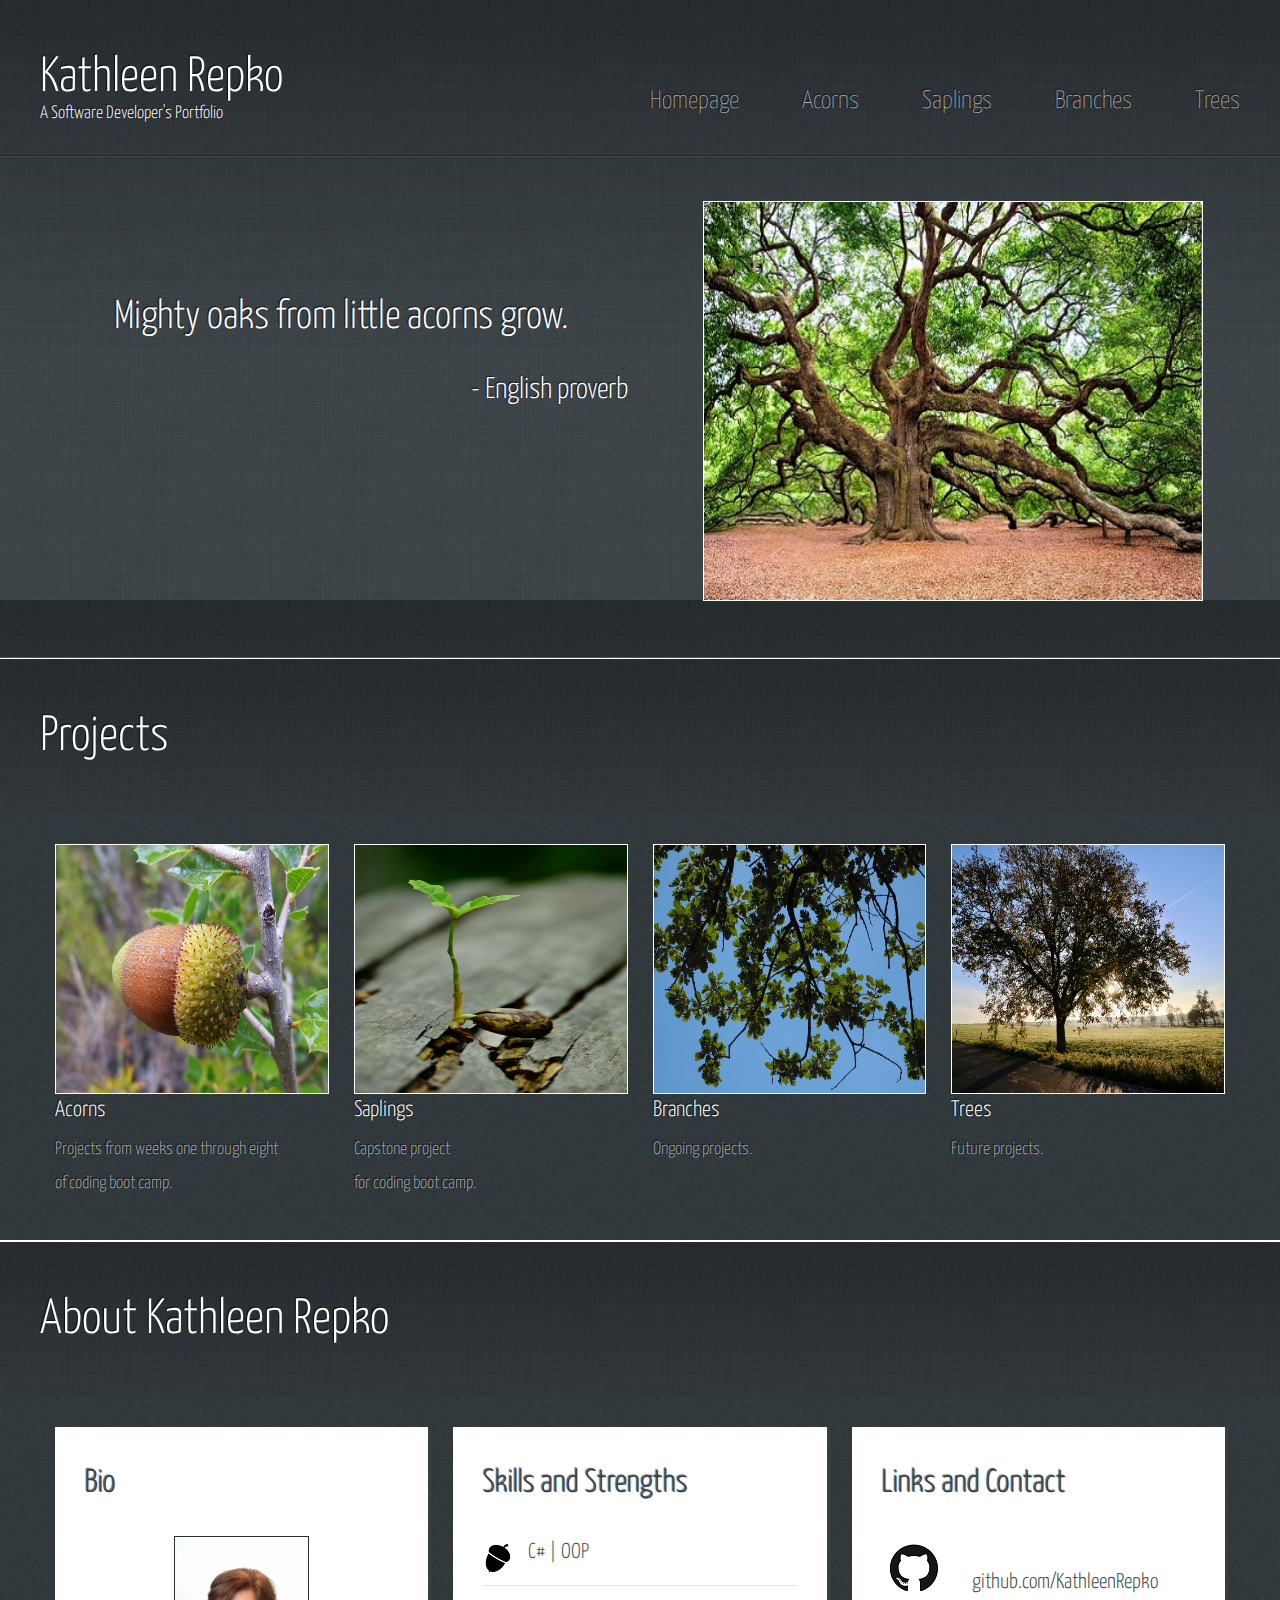
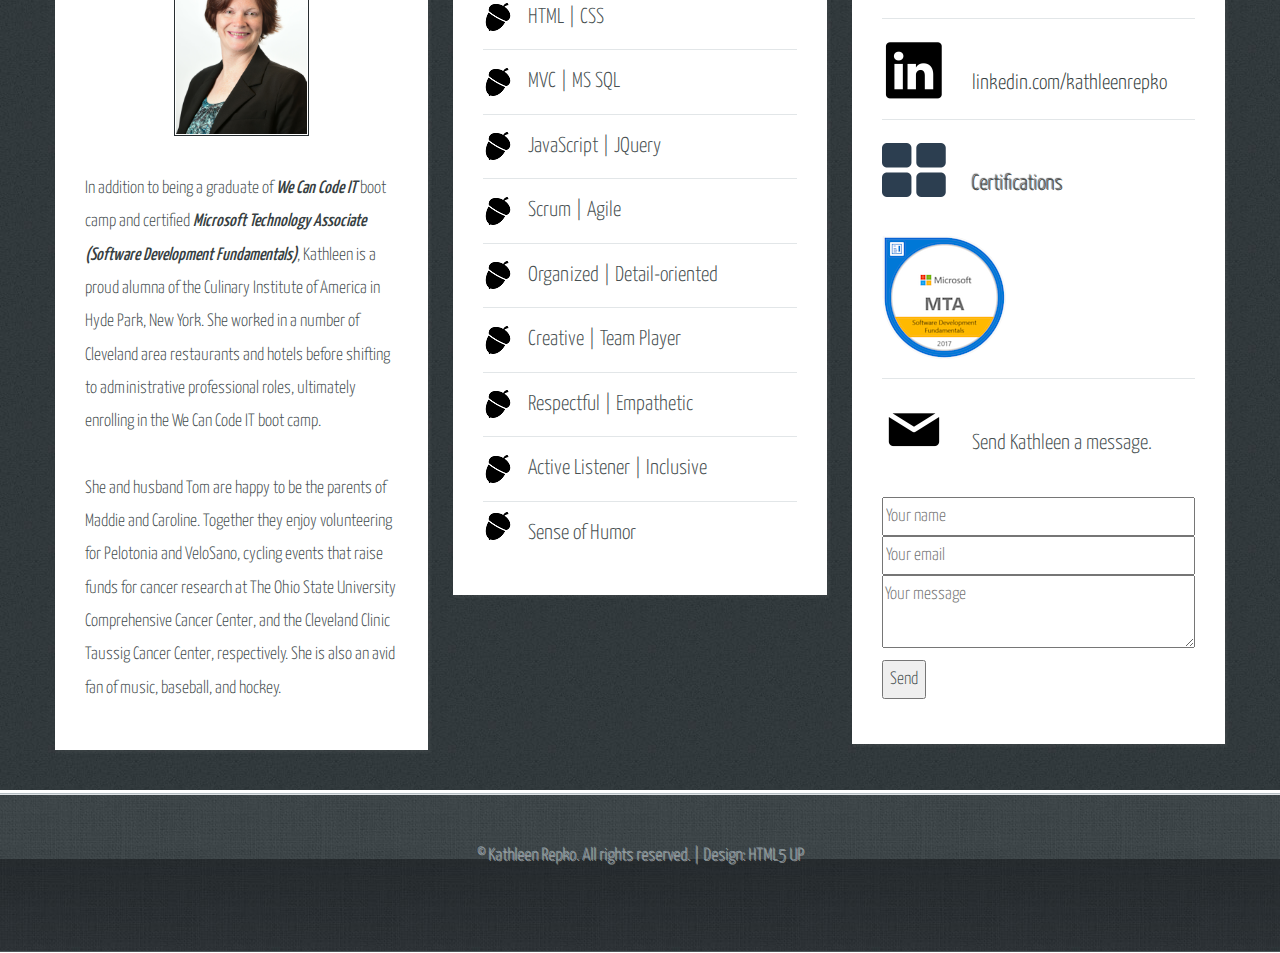
<file: index.html>
﻿<!DOCTYPE HTML>
<!--
	Halcyonic by HTML5 UP
	Free for personal and commercial use under the CCA 3.0 license (html5up.net/license)
-->
<html>
<head>
    <link rel="icon" href="images/nut.ico" />
    <title>Kathleen Repko - Portfolio</title>
    <meta charset="utf-8" />
    <meta name="viewport" content="width=device-width, initial-scale=1" />
    <!-- Latest compiled and minified CSS -->
    <link rel="stylesheet" href="https://maxcdn.bootstrapcdn.com/bootstrap/3.3.7/css/bootstrap.min.css" integrity="sha384-BVYiiSIFeK1dGmJRAkycuHAHRg32OmUcww7on3RYdg4Va+PmSTsz/K68vbdEjh4u" crossorigin="anonymous">
    <!--[if lte IE 8]><script src="assets/js/ie/html5shiv.js"></script><![endif]-->
    <link rel="stylesheet" href="assets/css/main.css" />
    <!--[if lte IE 9]><link rel="stylesheet" href="assets/css/ie9.css" /><![endif]-->
    <link href="assets/css/secondary.css" rel="stylesheet" />
</head>
	<body>
		<div id="page-wrapper">

			<!-- Header -->
				<div id="header-wrapper">
					<header id="header" class="container">
						<div class="row">
							<div class="12u">

								<!-- Logo -->
									<h1><a href="index.html" id="logo">Kathleen Repko</a></h1>
                                    <h5>A Software Developer's Portfolio</h5>

								<!-- Nav -->
									<nav id="nav">
										<a href="index.html">Homepage</a>
										<a href="acorns.html">Acorns</a>
										<a href="saplings.html">Saplings</a>
										<a href="branches.html">Branches</a>
										<a href="trees.html">Trees</a>
									</nav>

							</div>
						</div>
					</header>
					<div id="banner">
						<div class="container">
							<div class="row">
								<div class="col-xs-12 col-sm-12 col-md-6 col-lg-6">
                                    <!--Banner Text-->
                                    <h1>Mighty oaks from little acorns grow.</h1>
                                    <h5>- English proverb</h5>
								</div>
								<div class="col-xs-12 col-sm-12 col-md-6 col-lg-6">
									<!-- Banner Image -->
									<img class="bordered-feature-image" id="bannerTree" src="images/oakTree.3.jpg" width="500" height="400" alt="Mighty oaks from little acorns grow." />
								</div>
							</div>
						</div>
					</div>
				</div>

          

                <!-- Features header -->
                <div id="header-wrapper">
                    <header id="header" class="container">
                        <div class="row">
                            <div class="12u">
                                <h2>Projects</h2>
                            </div>
                        </div>
                    </header>

                    <!-- Features -->
                    <div id="features-wrapper">
                        <div id="features">
                            <div class="container">
                                <div class="row">
                                    <div class="3u 12u(mobile)">

                                        <!-- Feature #1 -->
                                        <section>
                                            <a href="acorns.html" class="bordered-feature-image"><img class="projectHeaderImage" src="images/acorn2.jpg" alt="Acorn on branch" /></a>
                                            <a href="acorns.html"><h2>Acorns</h2></a>
                                            <p>
                                                Projects from weeks one through eight<br/>of coding boot camp.
                                            </p>
                                        </section>

                                    </div>
                                    <div class="3u 12u(mobile)">

                                        <!-- Feature #2 -->
                                        <section>
                                            <a href="saplings.html" class="bordered-feature-image ">
                                                <img class="projectHeaderImage" src="images/oakSapling.jpg" alt="Oak sapling" />
                                            </a>
                                            <a href="saplings.html"><h2>Saplings</h2></a>
                                            <p>
                                                Capstone project<br/>for coding boot camp.
                                            </p>
                                        </section>

                                    </div>
                                    <div class="3u 12u(mobile)">

                                        <!-- Feature #3 -->
                                        <section>
                                            <a href="branches.html" class="bordered-feature-image">
                                                <img class="projectHeaderImage" src="images/oakBranch.jpg" alt="Oak branch" />
                                            </a>
                                            <a href="branches.html"><h2>Branches</h2></a>
                                            <p>
                                                Ongoing projects.
                                            </p>
                                        </section>

                                    </div>
                                    <div class="3u 12u(mobile)">

                                        <!-- Feature #4 -->
                                        <section>
                                            <a href="trees.html" class="bordered-feature-image"><img class="projectHeaderImage" src="images/oakTree2.jpeg" alt="Oak tree" /></a>
                                            <a href="trees.html"><h2>Trees</h2></a>
                                            <p>
                                                Future projects.
                                            </p>
                                        </section>

                                    </div>
                                </div>
                            </div>
                        </div>
                    </div>

                <!-- Content header -->
                <div id="header-wrapper">
                    <header id="header" class="container">
                        <div class="row">
                            <div class="12u">
                                <h2>About Kathleen Repko</h2>
                            </div>
                        </div>
                    </header>
                        <!-- Content -->
                        <div id="features-wrapper">
                            <div id="content">
                                <div class="container">
                                    </a>
                                    <div class="row">
                                        <div class="4u 12u(mobile)">
                                            <!-- Box #1 -->
                                            <section>
                                                <header>
                                                    <h2>Bio</h2>
                                                </header>
                                                <a class="feature-image"><img src="images/Headshot.jpg" alt="Kathleen Repko's headshot"></a>
                                                <p class="noShadow">
                                                    In addition to being a graduate of <a href="https://wecancodeit.org/" class="projectLink">We Can Code IT</a> boot camp and certified <a href="https://www.youracclaim.com/badges/fc80bc94-37df-4653-9433-6030ce24fa7d/embedded" class="projectLink">Microsoft Technology Associate (Software Development Fundamentals)</a>, Kathleen is a proud alumna of the Culinary Institute of America in Hyde Park, New York. She worked in a number of Cleveland area restaurants and hotels before shifting to administrative professional roles, ultimately enrolling in the We Can Code IT boot camp.<br /><br />She and husband Tom are happy to be the parents of Maddie and Caroline. Together they enjoy volunteering for Pelotonia and VeloSano, cycling events that raise funds for cancer research at The Ohio State University Comprehensive Cancer Center, and the Cleveland Clinic Taussig Cancer Center, respectively. She is also an avid fan of music, baseball, and hockey.
                                                </p>
                                            </section>
                                        </div>
                                        <!-- Box #2 -->
                                        <div class="4u 12u(mobile)">
                                            <section>
                                                <header>
                                                    <h2>Skills and Strengths</h2>
                                                </header>
                                                <ul class="check-list noShadow">
                                                    <li>C# | OOP</li>
                                                    <li>HTML | CSS</li>
                                                    <li>MVC | MS SQL</li>
                                                    <li>JavaScript | JQuery</li>
                                                    <li>Scrum | Agile</li>
                                                    <li>Organized | Detail-oriented</li>
                                                    <li>Creative | Team Player</li>
                                                    <li>Respectful | Empathetic</li>
                                                    <li>Active Listener | Inclusive</li>
                                                    <li>Sense of Humor</li>
                                                </ul>
                                            </section>

                                        </div>

                                        <!-- Box #3 -->
                                        <div class="4u 12u(mobile)">
                                            <section>
                                                <header>
                                                    <h2>Links and Contact</h2>
                                                </header>
                                                <ul class="quote-list">
                                                    <li>
                                                        <a href="https://github.com/KathleenRepko"><img src="images/GitHub-Mark.png" alt="GitHub logo" /></a>
                                                        <a href="https://github.com/KathleenRepko"><p class="linkText noShadow">github.com/KathleenRepko</p></a>
                                                    </li>
                                                    <li>
                                                        <a href="https://www.linkedin.com/in/kathleenrepko/"><img src="images/linkedin.bmp" alt="LinkedIn logo" /></a>
                                                        <a href="https://www.linkedin.com/in/kathleenrepko/"><p class="linkText noShadow">linkedin.com/kathleenrepko</p></a>
                                                    </li>
                                                    <li>
                                                        <img src="images/font-awesome_4-7-0_th-large_256_0_2c3e50_none.png" height="64" width="64"/>
                                                        <p class="linkText">Certifications</p>
                                                        <br/>
                                                        <a href="https://www.youracclaim.com/badges/fc80bc94-37df-4653-9433-6030ce24fa7d/public_url"><img src="images/mta-software-development-fundamentals-certified-2017 (1).png"/> </a>
                                                    </li>
                                                    <li>
                                                        <img src="images/email.bmp" alt="email icon" />
                                                        <p class="noShadow">Send Kathleen a message.</p>
                                                    </li>
                                                </ul>
                                                <form action="https://formspree.io/kathleen.repko@gmail.com" method="POST">
                                                    <input class="inputField" type="text" name="name" placeholder="Your name">
                                                    <br />
                                                    <input class="inputField" type="email" name="email" placeholder="Your email">
                                                    <br />
                                                    <textarea class="inputField" name="message" placeholder="Your message"></textarea>
                                                    <br />
                                                    <button type="submit" method="POST" href="http://formspree.io/kathleen.repko@gmail.com">Send</button>
                                                </form>
                                            </section>
                                        </div>

                                    </div>
                                </div>
                                </div>
                            </div>
                        </div>




                        <!-- Copyright -->
                        <div id="copyright">
                            &copy; Kathleen Repko. All rights reserved. | Design: <a href="http://html5up.net">HTML5 UP</a>
                        </div>

                    </div>
            </div>

                <!-- Scripts -->
                <script src="assets/js/jquery.min.js"></script>
                <script src="assets/js/skel.min.js"></script>
                <script src="assets/js/skel-viewport.min.js"></script>
                <script src="assets/js/util.js"></script>
                <!--[if lte IE 8]><script src="assets/js/ie/respond.min.js"></script><![endif]-->
                <script src="assets/js/main.js"></script>
            
</body>
</html>
</file>
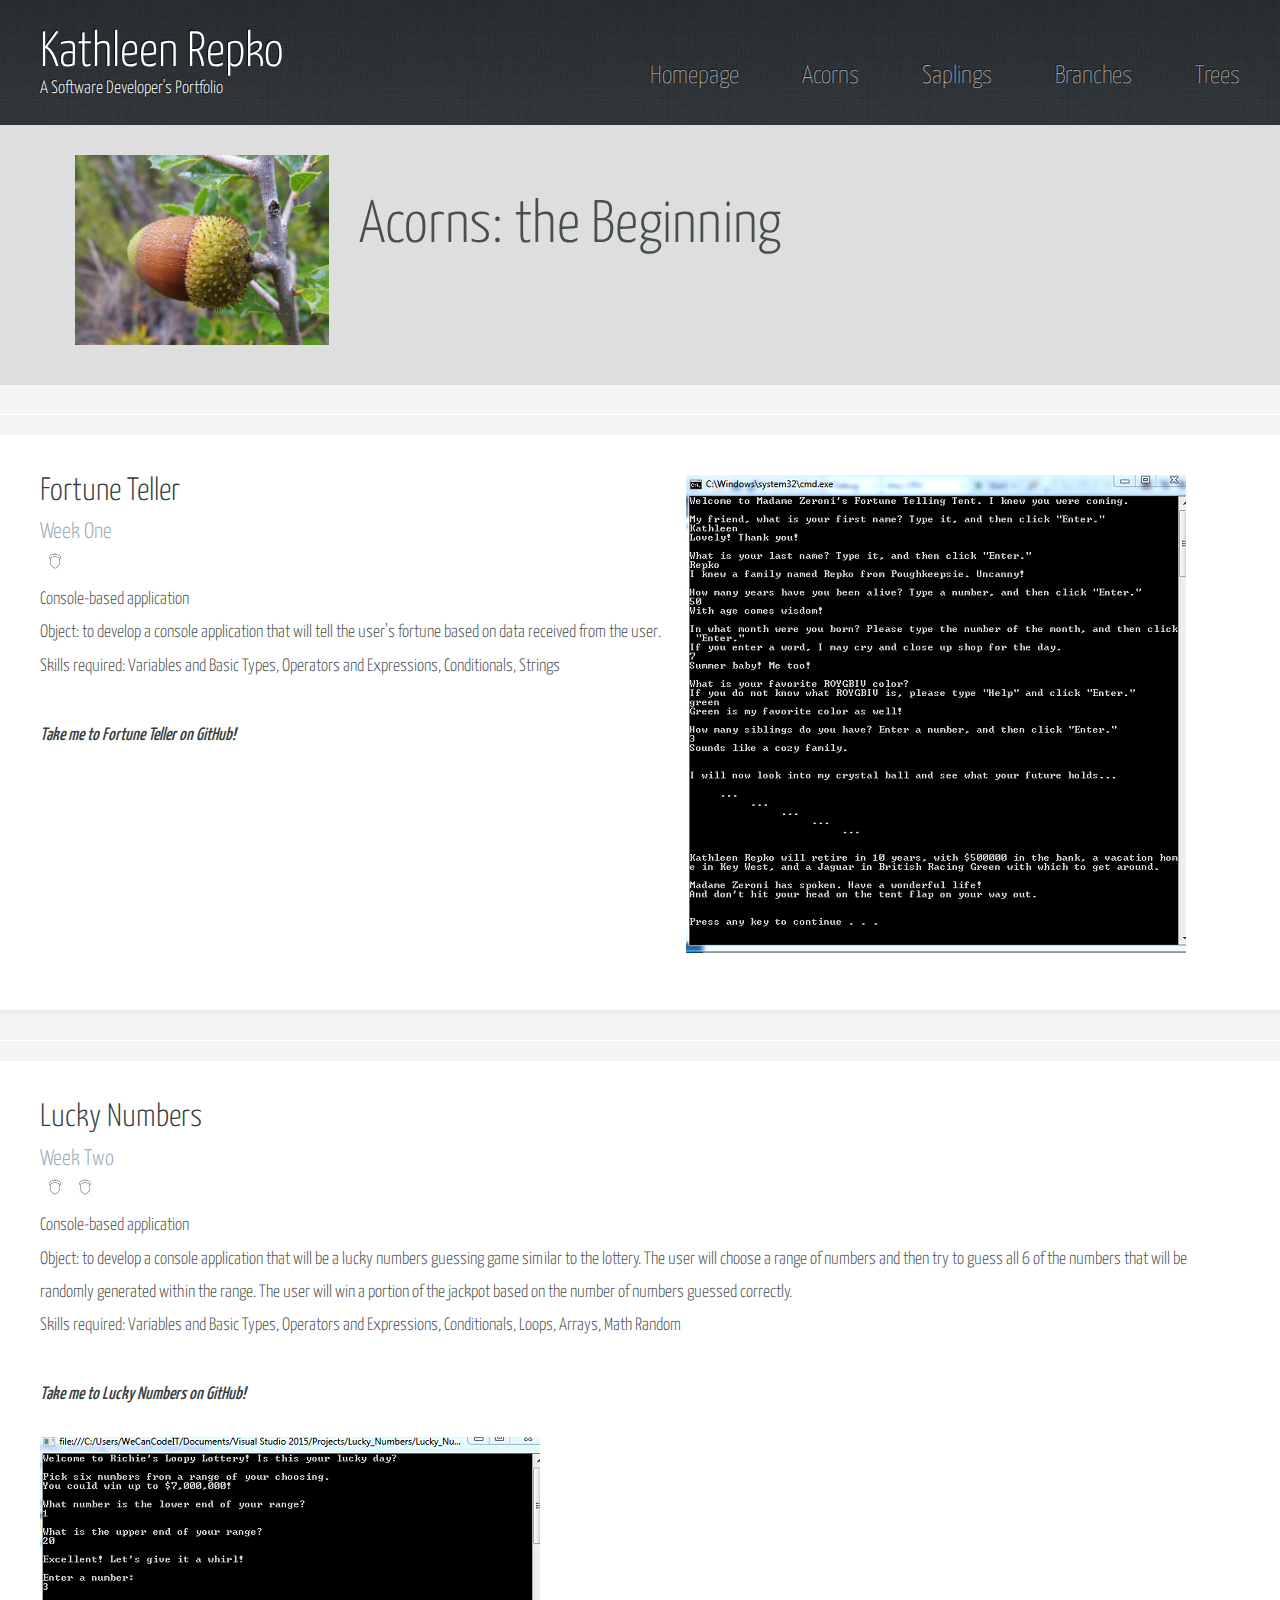
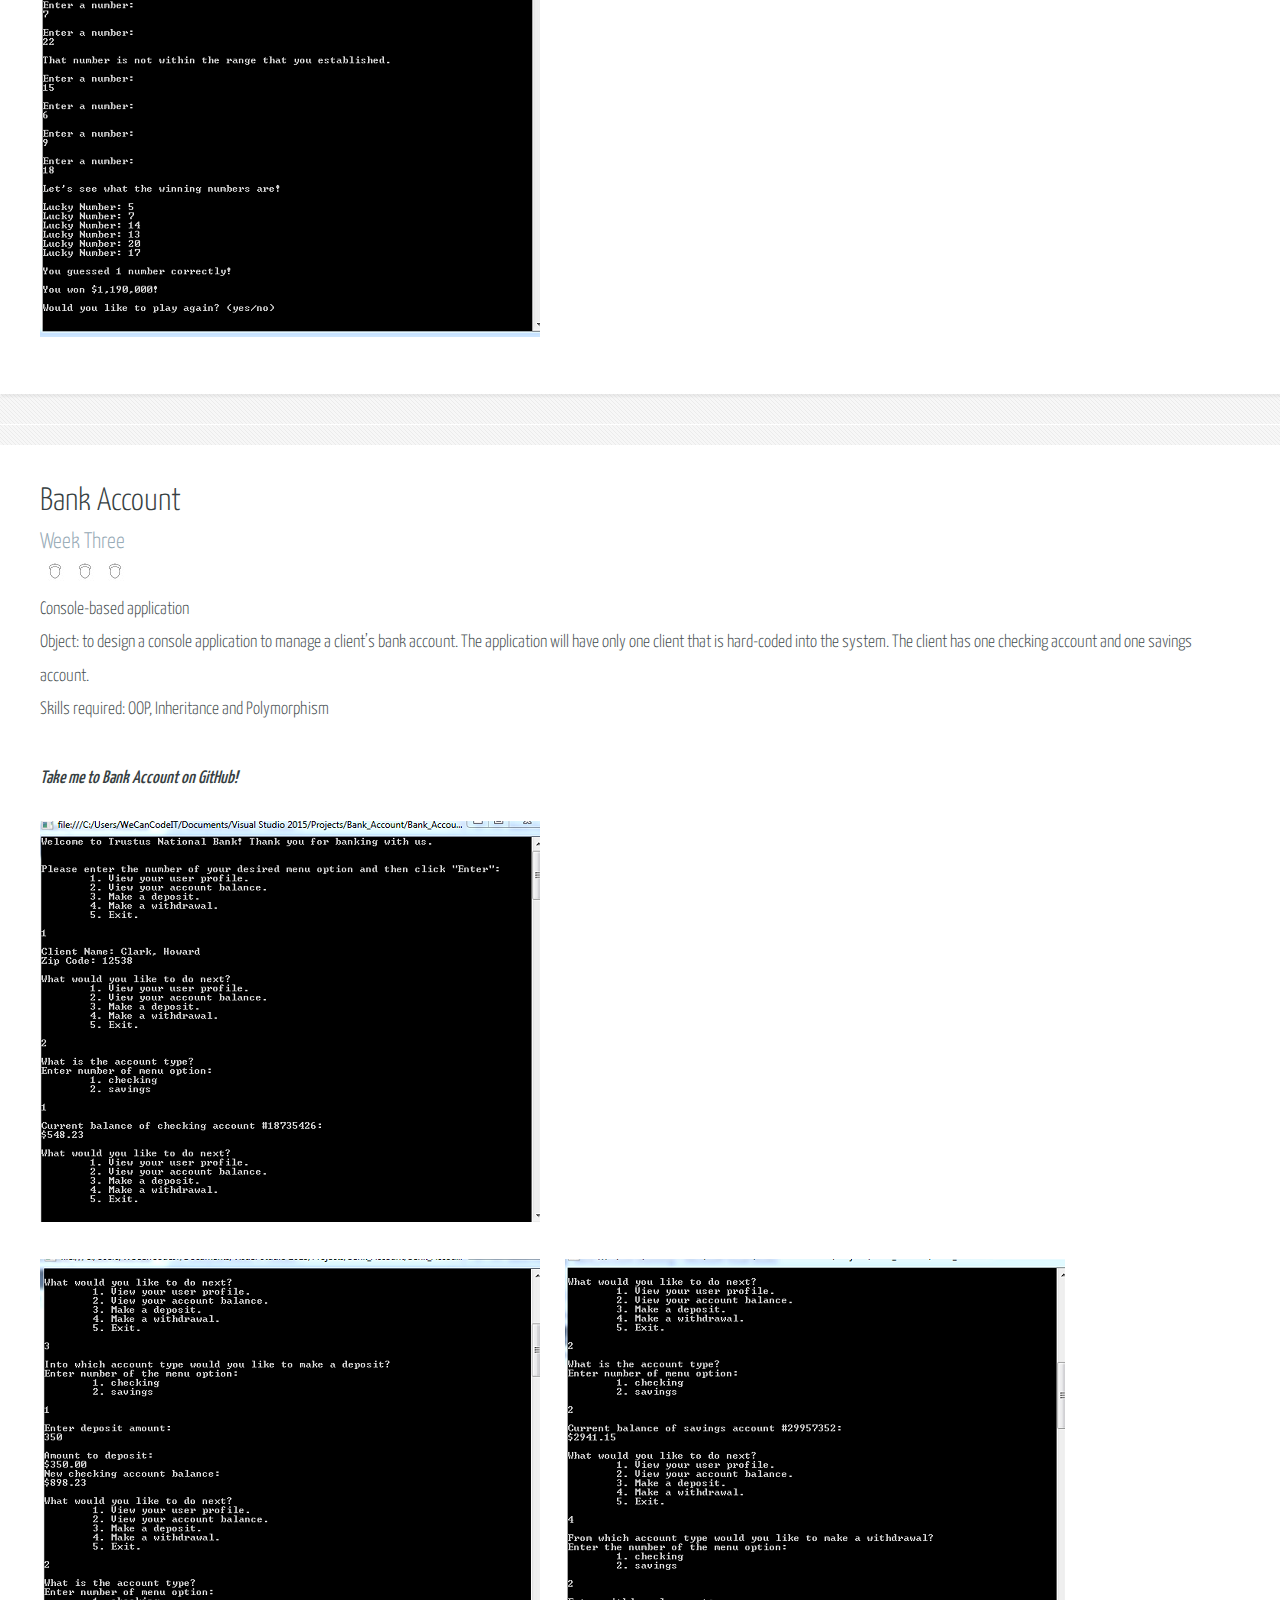
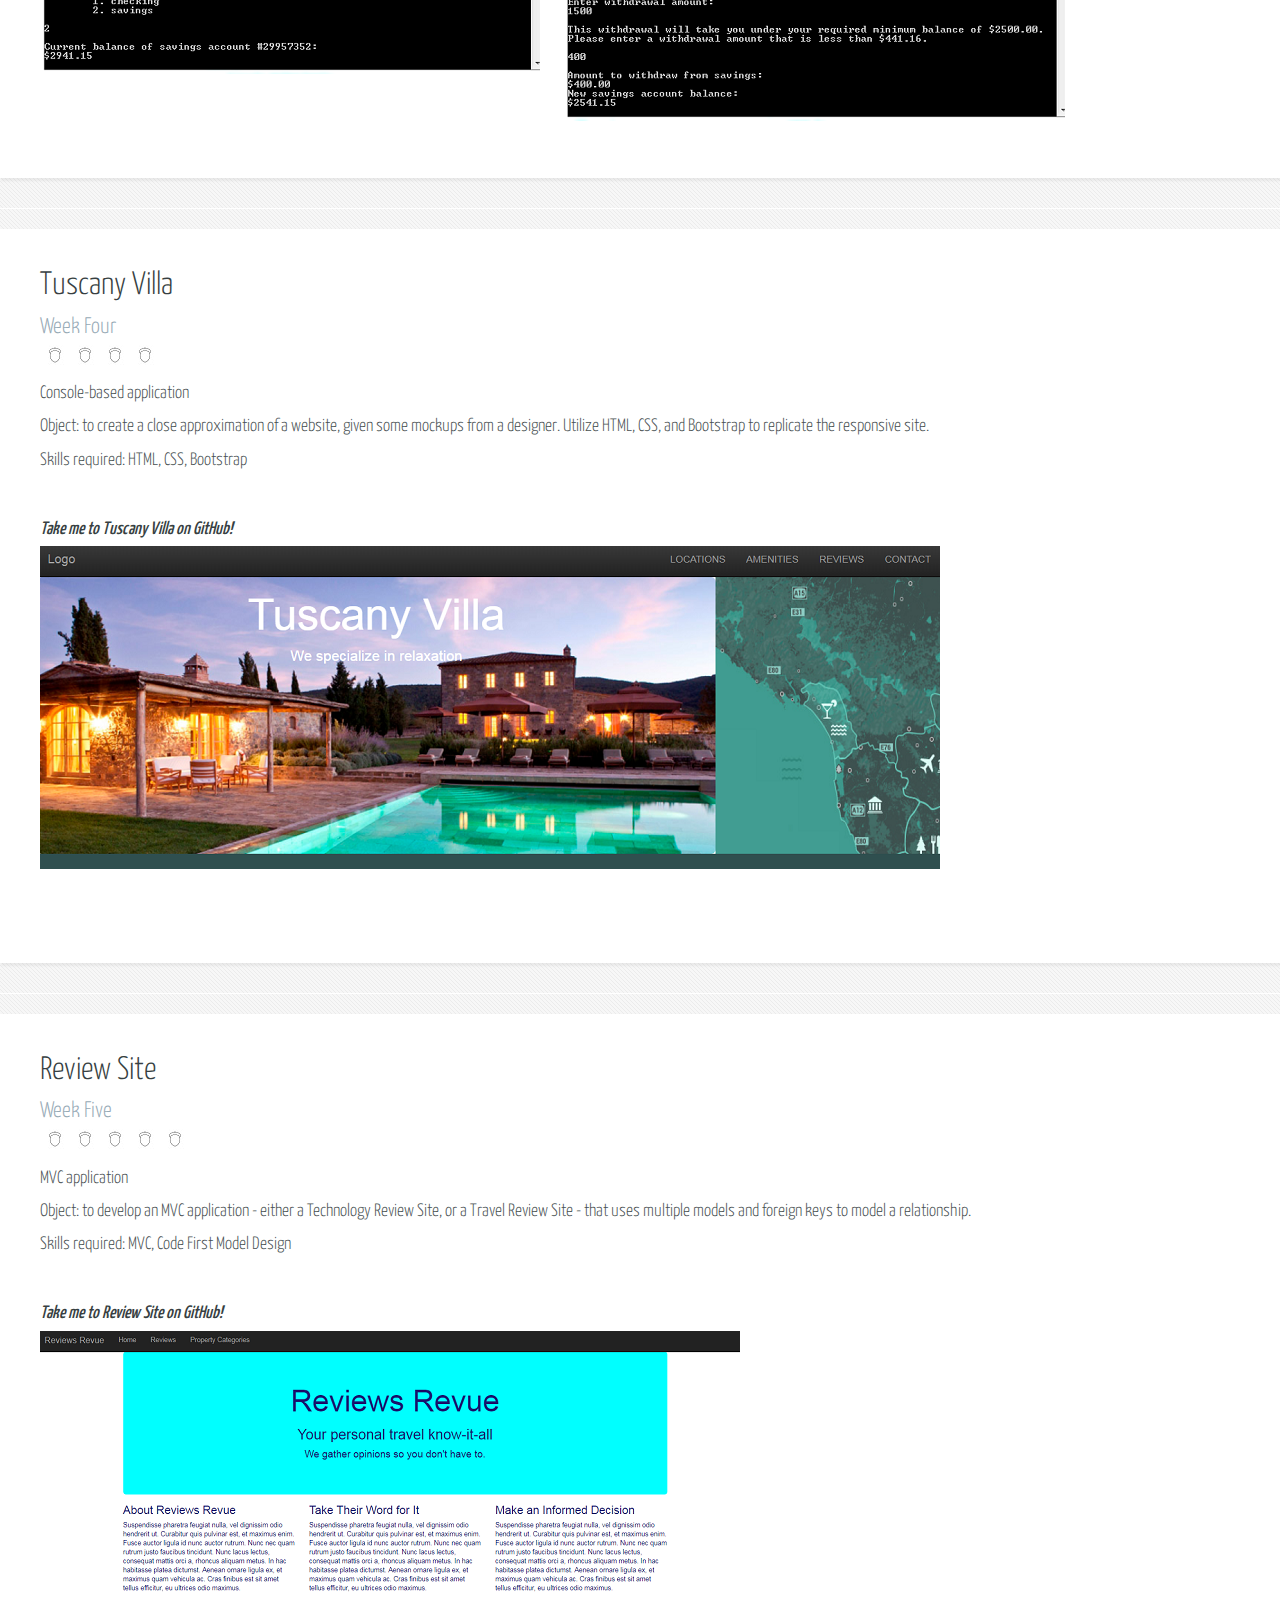
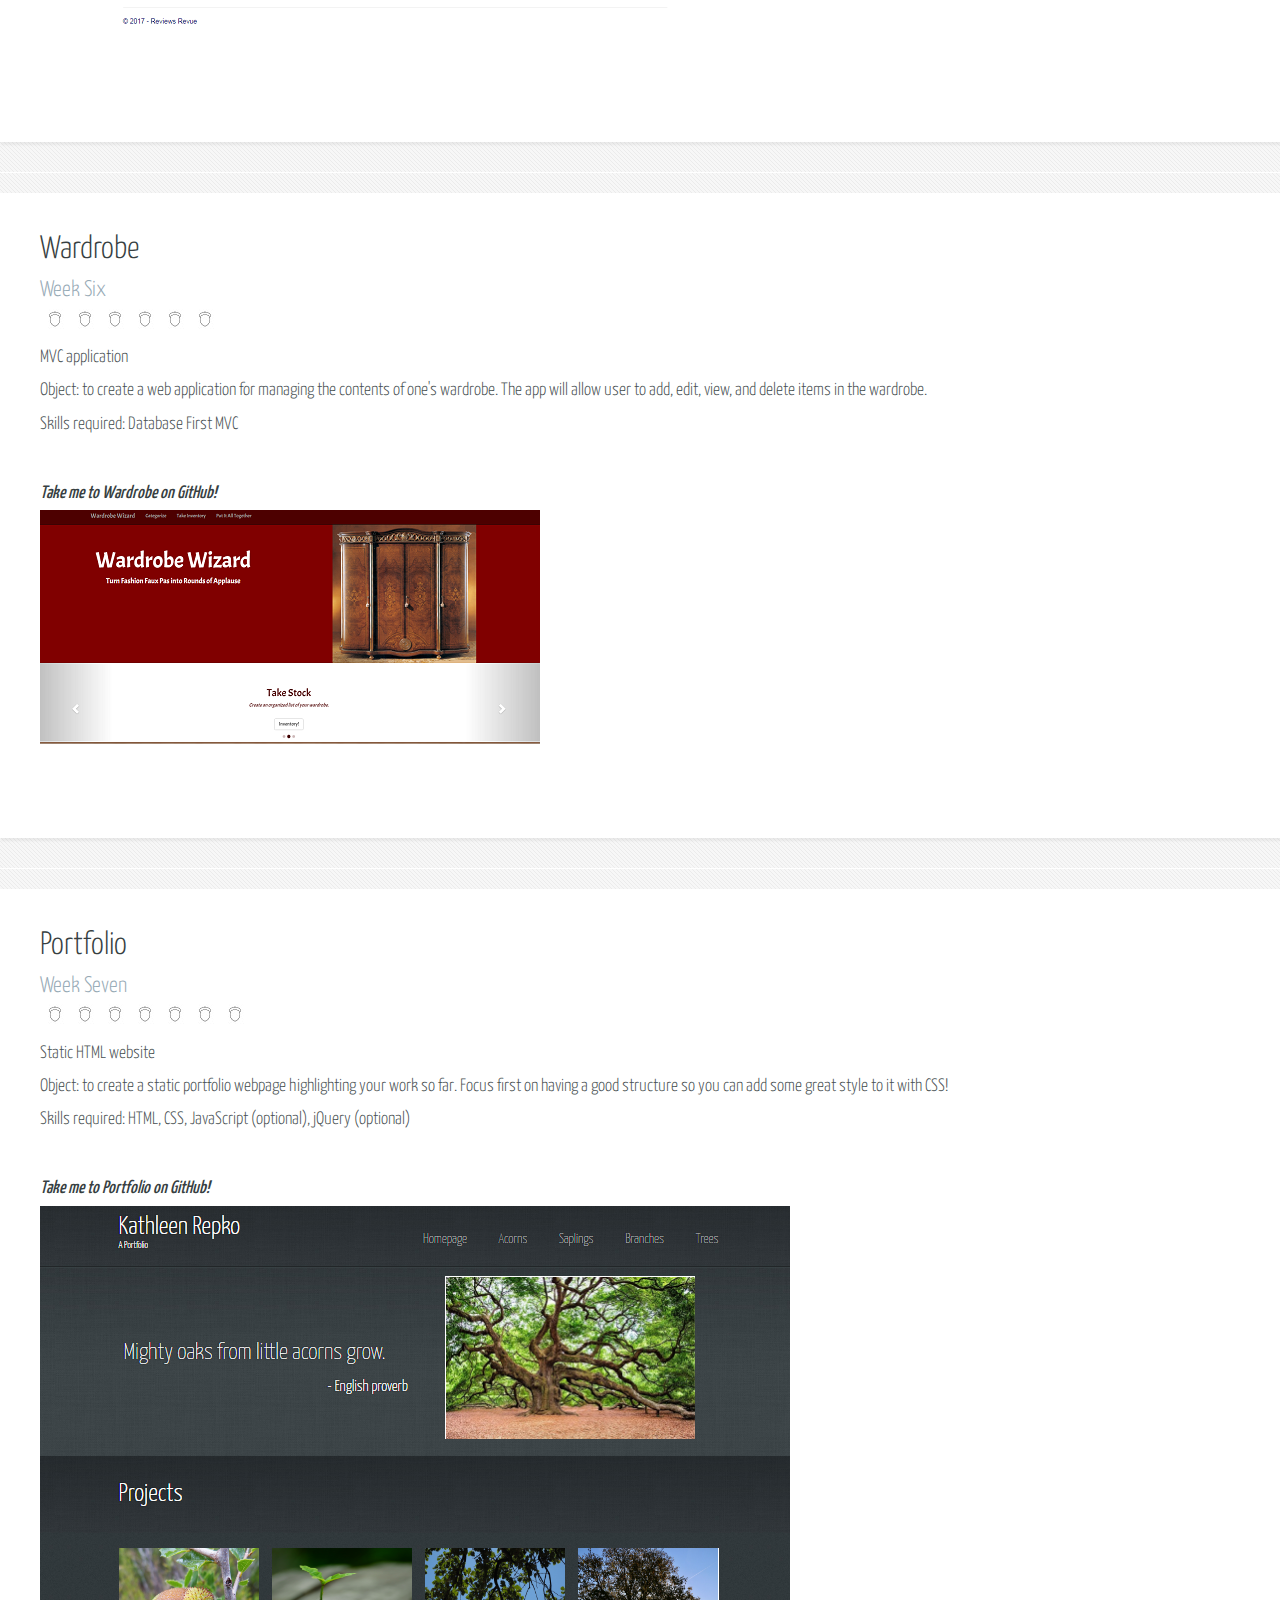
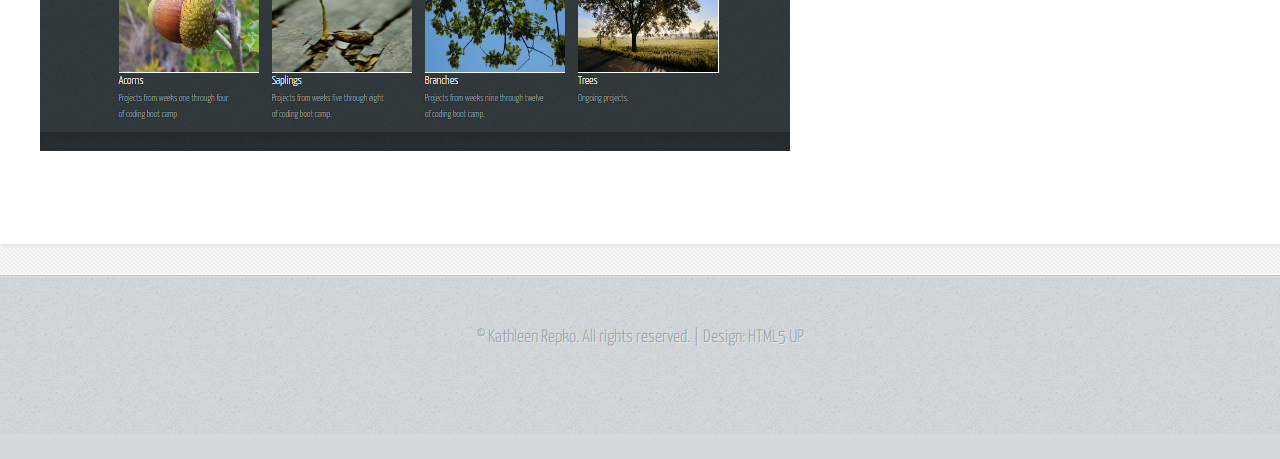
<file: acorns.html>
﻿<!DOCTYPE HTML>
<!--
    Halcyonic by HTML5 UP
    html5up.net | @ajlkn
    Free for personal and commercial use under the CCA 3.0 license (html5up.net/license)
-->
<html>
<head>
    <link rel="icon" href="images/nut.ico" /> 
    <title>Acorns</title>
    <meta charset="utf-8" />
    <meta name="viewport" content="width=device-width, initial-scale=1" />
    <!--[if lte IE 8]><script src="assets/js/ie/html5shiv.js"></script><![endif]-->
    <link rel="stylesheet" href="assets/css/main.css" />
    <!--[if lte IE 9]><link rel="stylesheet" href="assets/css/ie9.css" /><![endif]-->
    <link href="assets/css/secondary.css" rel="stylesheet" />
</head>
<body class="subpage">
    <div id="page-wrapper">

        <!-- Header -->
        <div id="header-wrapper">
            <header id="header" class="container">
                <div class="row">
                    <div class="12u">

                        <!-- Logo -->
                        <h1><a href="index.html" id="logo">Kathleen Repko</a></h1>
                        <h5>A Software Developer's Portfolio</h5>

                        <!-- Nav -->
                        <nav id="nav">
                            <a href="index.html">Homepage</a>
                            <a href="acorns.html">Acorns</a>
                            <a href="saplings.html">Saplings</a>
                            <a href="branches.html">Branches</a>
                            <a href="trees.html">Trees</a>
                        </nav>

                    </div>
                </div>
            </header>
        </div>

        <!-- Content -->
        <header>
            <div id="content-wrapper">
                <div id="content">
                    <div class="container-fluid">
                        <div class="row subpageHeaderBanner">
                            <img id="subpageHeaderImage" src="images/acorn2.jpg" /><h1 id="subpageHeaderText">Acorns: the Beginning</h1>
                        </div>
                    </div>
                </div>
            </div>
        </header>
        <div id="content-wrapper">
            <div id="content">
                <section>
                    <div class="container">
                        <div class="row">
                            <div class="col-xs-12 col-sm-12 col-md-6 col-lg-6">
                                <h2>Fortune Teller</h2>
                                <h3>Week One</h3>
                                <img src="images/acornGlyphicon2.jpg" />
                                <p>
                                    Console-based application<br />Object: to develop a console application that will tell the user’s fortune based on data received from the user.<br />Skills required: Variables and Basic Types, Operators and Expressions, Conditionals, Strings
                                </p>
                                <a href="https://github.com/KathleenRepko/Fortune_Teller" class="projectLink">Take me to Fortune Teller on GitHub!</a>
                            </div>
                            <div class="col-xs-12 col-sm-12 col-md-6 col-lg-6">
                                <img src="images/CaptureFortuneTeller2.png" />
                            </div>
                        </div>
                    </div>
                </section>
            </div>
        </div>
        <div id="content-wrapper">
            <div id="content">
                <section>
                    <div class="container">
                        <div class="row">
                            <div class="col-xs-12 col-sm-12 col-md-6 col-lg-6">
                                <h2>Lucky Numbers</h2>
                                <h3>Week Two</h3>
                                <img src="images/acornGlyphicon2.jpg" /><img src="images/acornGlyphicon2.jpg" />
                                <p>
                                    Console-based application<br />Object: to develop a console application that will be a lucky numbers guessing game similar to the lottery. The user will choose a range of numbers and then try to guess all 6 of the numbers that will be randomly generated within the range. The user will win a portion of the jackpot based on the number of numbers guessed correctly.<br />Skills required: Variables and Basic Types, Operators and Expressions, Conditionals, Loops, Arrays, Math Random
                                </p>
                                <a href="https://github.com/KathleenRepko/Lucky_Numbers" class="projectLink">Take me to Lucky Numbers on GitHub!</a>
                            </div>
                            <div class="col-xs-12 col-sm-12 col-md-6 col-lg-6">
                                <img src="images/CaptureLuckyNumbers.PNG" />
                            </div>
                        </div>
                    </div>
                </section>
            </div>
        </div>
        <div id="content-wrapper">
            <div id="content">
                <section>
                    <div class="container">
                        <div class="row">
                            <div class="col-xs-12 col-sm-12 col-md-6 col-lg-6">
                                <h2>Bank Account</h2>
                                <h3>Week Three</h3>
                                <img src="images/acornGlyphicon2.jpg" /><img src="images/acornGlyphicon2.jpg" /><img src="images/acornGlyphicon2.jpg" />
                                <p>
                                    Console-based application<br />Object: to design a console application to manage a client’s bank account. The application will have only one client that is hard-coded into the system. The client has one checking account and one savings account.<br />Skills required: OOP, Inheritance and Polymorphism
                                </p>
                                <a href="https://github.com/KathleenRepko/Bank_Account" class="projectLink">Take me to Bank Account on GitHub!</a>
                            </div>
                            <div class="col-xs-12 col-sm-12 col-md-6 col-lg-6">
                                <img src="images/CaptureBankAccount1.PNG" />
                            </div>
                        </div>
                        <div class="row">
                            <div class="col-xs-12 col-sm-12 col-md-6 col-lg-6">
                                <img src="images/CaptureBankAccount2.PNG" />
                            </div>
                            <div class="col-xs-12 col-sm-12 col-md-6 col-lg-6">
                                <img src="images/CaptureBankAccount3.PNG" />
                            </div>
                        </div>
                    </div>
                </section>
            </div>
        </div>
        <div id="content-wrapper">
            <div id="content">
                <section>
                    <div class="container">
                        <div class="row">
                            <div class="col-xs-12 col-sm-12 col-md-12 col-lg-12">
                                <h2>Tuscany Villa</h2>
                                <h3>Week Four</h3>
                                <img src="images/acornGlyphicon2.jpg" /><img src="images/acornGlyphicon2.jpg" /><img src="images/acornGlyphicon2.jpg" /><img src="images/acornGlyphicon2.jpg" />
                                <p>
                                    Console-based application<br />Object: to create a close approximation of a website, given some mockups from a designer. Utilize HTML, CSS, and Bootstrap to replicate the responsive site.<br />Skills required: HTML, CSS, Bootstrap
                                </p>
                                <a href="https://github.com/KathleenRepko/TuscanyVilla" class="projectLink">Take me to Tuscany Villa on GitHub!</a>
                                <p><img src="images/CaptureTuscany1.PNG" /></p>
                            </div>
                        </div>
                    </div>
                </section>
            </div>
        </div>
        <div id="content-wrapper">
            <div id="content">
                <section>
                    <div class="container">
                        <div class="row">
                            <div class="col-xs-12 col-sm-12 col-md-6 col-lg-6">
                                <h2>Review Site</h2>
                                <h3>Week Five</h3>
                                <img src="images/acornGlyphicon2.jpg" /><img src="images/acornGlyphicon2.jpg" /><img src="images/acornGlyphicon2.jpg" /><img src="images/acornGlyphicon2.jpg" /><img src="images/acornGlyphicon2.jpg" />
                                <p>
                                    MVC application<br />Object: to develop an MVC application - either a Technology Review Site, or a Travel Review Site - that uses multiple models and foreign keys to model a relationship.<br />Skills required: MVC, Code First Model Design
                                </p>
                                <a href="https://github.com/KathleenRepko/MVCReviewSite" class="projectLink">Take me to Review Site on GitHub!</a>
                                <p><img src="images/CaptureReviewSite1.PNG" /></p>
                            </div>
                        </div>
                    </div>
                </section>
            </div>
        </div>
        <div id="content-wrapper">
            <div id="content">
                <section>
                    <div class="container">
                        <div class="row">
                            <div class="col-xs-12 col-sm-12 col-md-12 col-lg-12">
                                <h2>Wardrobe</h2>
                                <h3>Week Six</h3>
                                <img src="images/acornGlyphicon2.jpg" /><img src="images/acornGlyphicon2.jpg" /><img src="images/acornGlyphicon2.jpg" /><img src="images/acornGlyphicon2.jpg" /><img src="images/acornGlyphicon2.jpg" /><img src="images/acornGlyphicon2.jpg" />
                                <p>
                                    MVC application<br />Object: to create a web application for managing the contents of one's wardrobe. The app will allow user to add, edit, view, and delete items in the wardrobe.<br />Skills required: Database First MVC
                                </p>
                                <a href="https://github.com/KathleenRepko/Wardrobe" class="projectLink">Take me to Wardrobe on GitHub!</a>
                                <p><img src="images/CaptureWardrobe.PNG" /></p>
                            </div>
                        </div>
                    </div>
                </section>
            </div>
        </div>
        <div id="content-wrapper">
            <div id="content">
                <section>
                    <div class="container">
                        <div class="row">
                            <div class="col-xs-12 col-sm-12 col-md-12 col-lg-12">
                                <h2>Portfolio</h2>
                                <h3>Week Seven</h3>
                                <img src="images/acornGlyphicon2.jpg" /><img src="images/acornGlyphicon2.jpg" /><img src="images/acornGlyphicon2.jpg" /><img src="images/acornGlyphicon2.jpg" /><img src="images/acornGlyphicon2.jpg" /><img src="images/acornGlyphicon2.jpg" /><img src="images/acornGlyphicon2.jpg" />
                                <p>
                                    Static HTML website<br />Object: to create a static portfolio webpage highlighting your work so far. Focus first on having a good structure so you can add some great style to it with CSS!<br />Skills required: HTML, CSS, JavaScript (optional), jQuery (optional)
                                </p>
                                <a href="https://github.com/KathleenRepko/KathleenRepko.github.io" class="projectLink">Take me to Portfolio on GitHub!</a>
                                <p><img src="images/CapturePortfolio.PNG" /></p>
                            </div>
                        </div>
                    </div>
                </section>
            </div>
        </div>


        <!-- Copyright -->
        <div id="copyright">
            &copy; Kathleen Repko. All rights reserved. | Design: <a href="http://html5up.net">HTML5 UP</a>
        </div>

    </div>

    <!-- Scripts -->
    <script src="assets/js/jquery.min.js"></script>
    <script src="assets/js/skel.min.js"></script>
    <script src="assets/js/skel-viewport.min.js"></script>
    <script src="assets/js/util.js"></script>
    <!--[if lte IE 8]><script src="assets/js/ie/respond.min.js"></script><![endif]-->
    <script src="assets/js/main.js"></script>

</body>
</html>
</file>
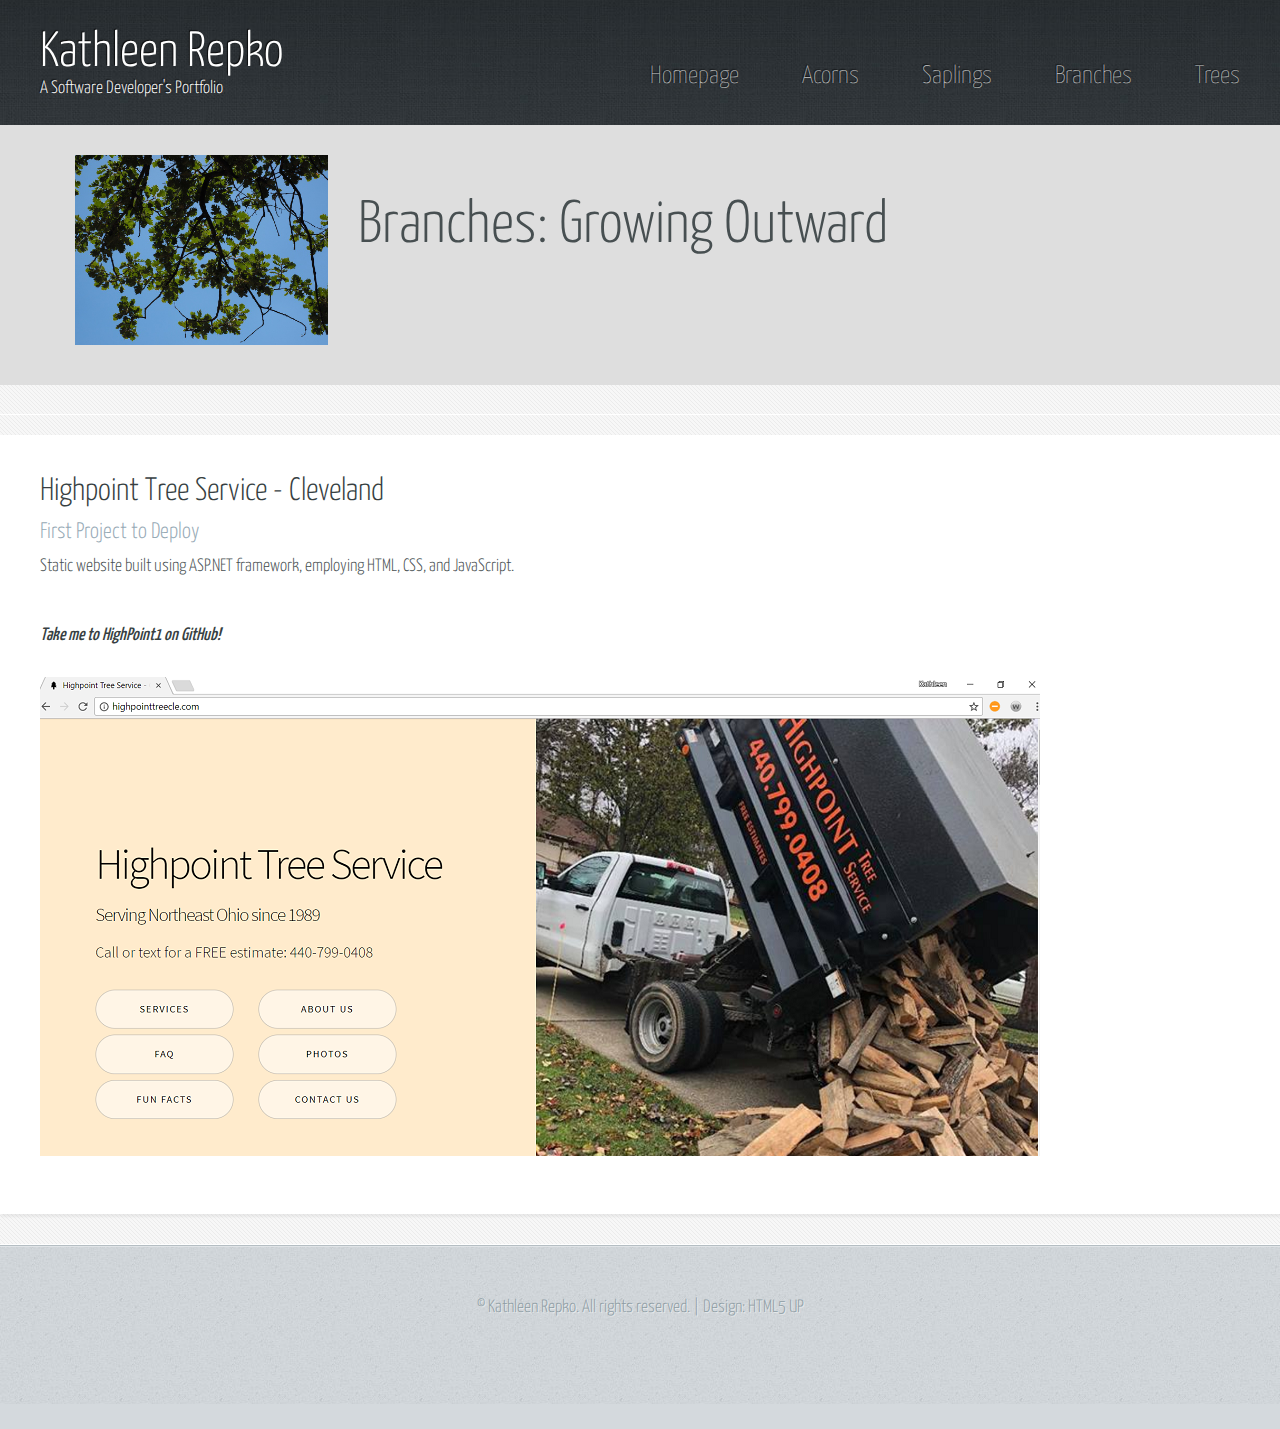
<file: branches.html>
﻿<!DOCTYPE HTML>
<!--
    Halcyonic by HTML5 UP
    html5up.net | @ajlkn
    Free for personal and commercial use under the CCA 3.0 license (html5up.net/license)
-->
<html>
<head>
    <link rel="icon" href="images/nut.ico" /> 
    <title>Branches</title>
    <meta charset="utf-8" />
    <meta name="viewport" content="width=device-width, initial-scale=1" />
    <!--[if lte IE 8]><script src="assets/js/ie/html5shiv.js"></script><![endif]-->
    <link rel="stylesheet" href="assets/css/main.css" />
    <!--[if lte IE 9]><link rel="stylesheet" href="assets/css/ie9.css" /><![endif]-->
    <link href="assets/css/secondary.css" rel="stylesheet" />
</head>
<body class="subpage">
    <div id="page-wrapper">

        <!-- Header -->
        <div id="header-wrapper">
            <header id="header" class="container">
                <div class="row">
                    <div class="12u">
                        <!-- Logo -->
                        <h1><a href="index.html" id="logo">Kathleen Repko</a></h1>
                        <h5>A Software Developer's Portfolio</h5>
                        <!-- Nav -->
                        <nav id="nav">
                            <a href="index.html">Homepage</a>
                            <a href="acorns.html">Acorns</a>
                            <a href="saplings.html">Saplings</a>
                            <a href="branches.html">Branches</a>
                            <a href="trees.html">Trees</a>
                        </nav>
                    </div>
                </div>
            </header>
        </div>

        <!-- Content -->
        <div id="content-wrapper">
            <div id="content">
                <div class="container-fluid">
                    <div class="row subpageHeaderBanner">
                        <img id="subpageHeaderImage" src="images/oakBranch.jpg" /><h1 id="subpageHeaderText">Branches: Growing Outward</h1>
                    </div>
                </div>
            </div>
        </div>
        <!--<div id="content-wrapper">
            <div id="content">
                <section>
                    <div class="container">
                        <div class="row">
                            <div class="col-xs-12 col-sm-12 col-md-6 col-lg-6">
                                <h2>CareConnection</h2>
                                <h3>Capstone Project</h3>
                                <p>
                                    Database-first MVC application<br />Object: to showcase the skills acquired and developed throughout We Can Code IT twelve-week coding boot camp.<br />Scrum and Agile principles were applied.<br />Notable features: log-in with authentication, uploadable profile picture, search function, message board, modal windows.
                                </p>
                                <p>
                                    The impetus behind building CareConnection stemmed from the need to help caretakers keep notes, prescriptions, medical appointments,
                                    contact information, and schedules in one central place. When multiple people need to organize around a person
                                    who also requires medical attention, prescriptions, and doctors visits, it is difficult to make sure all people involved in care
                                    have the necessary information.
                                </p>
                                <a href="https://github.com/mahajanl/CareConnection" class="projectLink">Take me to CareConnection on GitHub!</a>
                            </div>
                            <div class="col-xs-12 col-sm-12 col-md-6 col-lg-6">
                                <img src="images/CaptureCareConnection1.PNG" width="1025" />
                            </div>
                        </div>
                        <div class="row">
                            <div class="col-xs-12 col-sm-12 col-md-6 col-lg-6">
                                <img src="images/CaptureCareConnection2.PNG" />
                            </div>
                            <div class="col-xs-12 col-sm-12 col-md-6 col-lg-6">
                                <img src="images/CaptureCareConnection3.PNG" />
                            </div>
                        </div>
                    </div>
                </section>
            </div>
        </div>
    </div>-->
        <div id="content-wrapper">
            <div id="content">
                <section>
                    <div class="container">
                        <div class="row">
                            <div class="col-xs-12 col-sm-12 col-md-6 col-lg-6">
                                <h2>Highpoint Tree Service - Cleveland</h2>
                                <h3>First Project to Deploy</h3>
                                <p>
                                    Static website built using ASP.NET framework, employing HTML, CSS, and JavaScript.
                                </p>

                                <a href="https://github.com/KathleenRepko/HighPoint1" class="projectLink">Take me to HighPoint1 on GitHub!</a>
                            </div>
                            <div class="col-xs-12 col-sm-12 col-md-6 col-lg-6">
                                <a href="http://highpointtreecle.com"><img src="images/Highpoint_Capture1.PNG"/></a>
                            </div>
                        </div>
                        <!--<div class="row">
                            <div class="col-xs-12 col-sm-12 col-md-6 col-lg-6">
                                <img src="images/CaptureCareConnection2.PNG" />
                            </div>
                            <div class="col-xs-12 col-sm-12 col-md-6 col-lg-6">
                                <img src="images/CaptureCareConnection3.PNG" />
                            </div>
                        </div>-->
                    </div>
                </section>
            </div>
        </div>
    </div>


        <!--Copyright-->
        <div id="copyright">
            &copy; Kathleen Repko. All rights reserved. | Design: <a href="http://html5up.net">HTML5 UP</a>
        </div>


        <!--Scripts-->
        <script src="assets/js/jquery.min.js"></script>
        <script src="assets/js/skel.min.js"></script>
        <script src="assets/js/skel-viewport.min.js"></script>
        <script src="assets/js/util.js"></script>
        <!--[if lte IE 8]><script src="assets/js/ie/respond.min.js"></script><![endif]-->
        <script src="assets/js/main.js"></script>

</body>
</html>
</file>
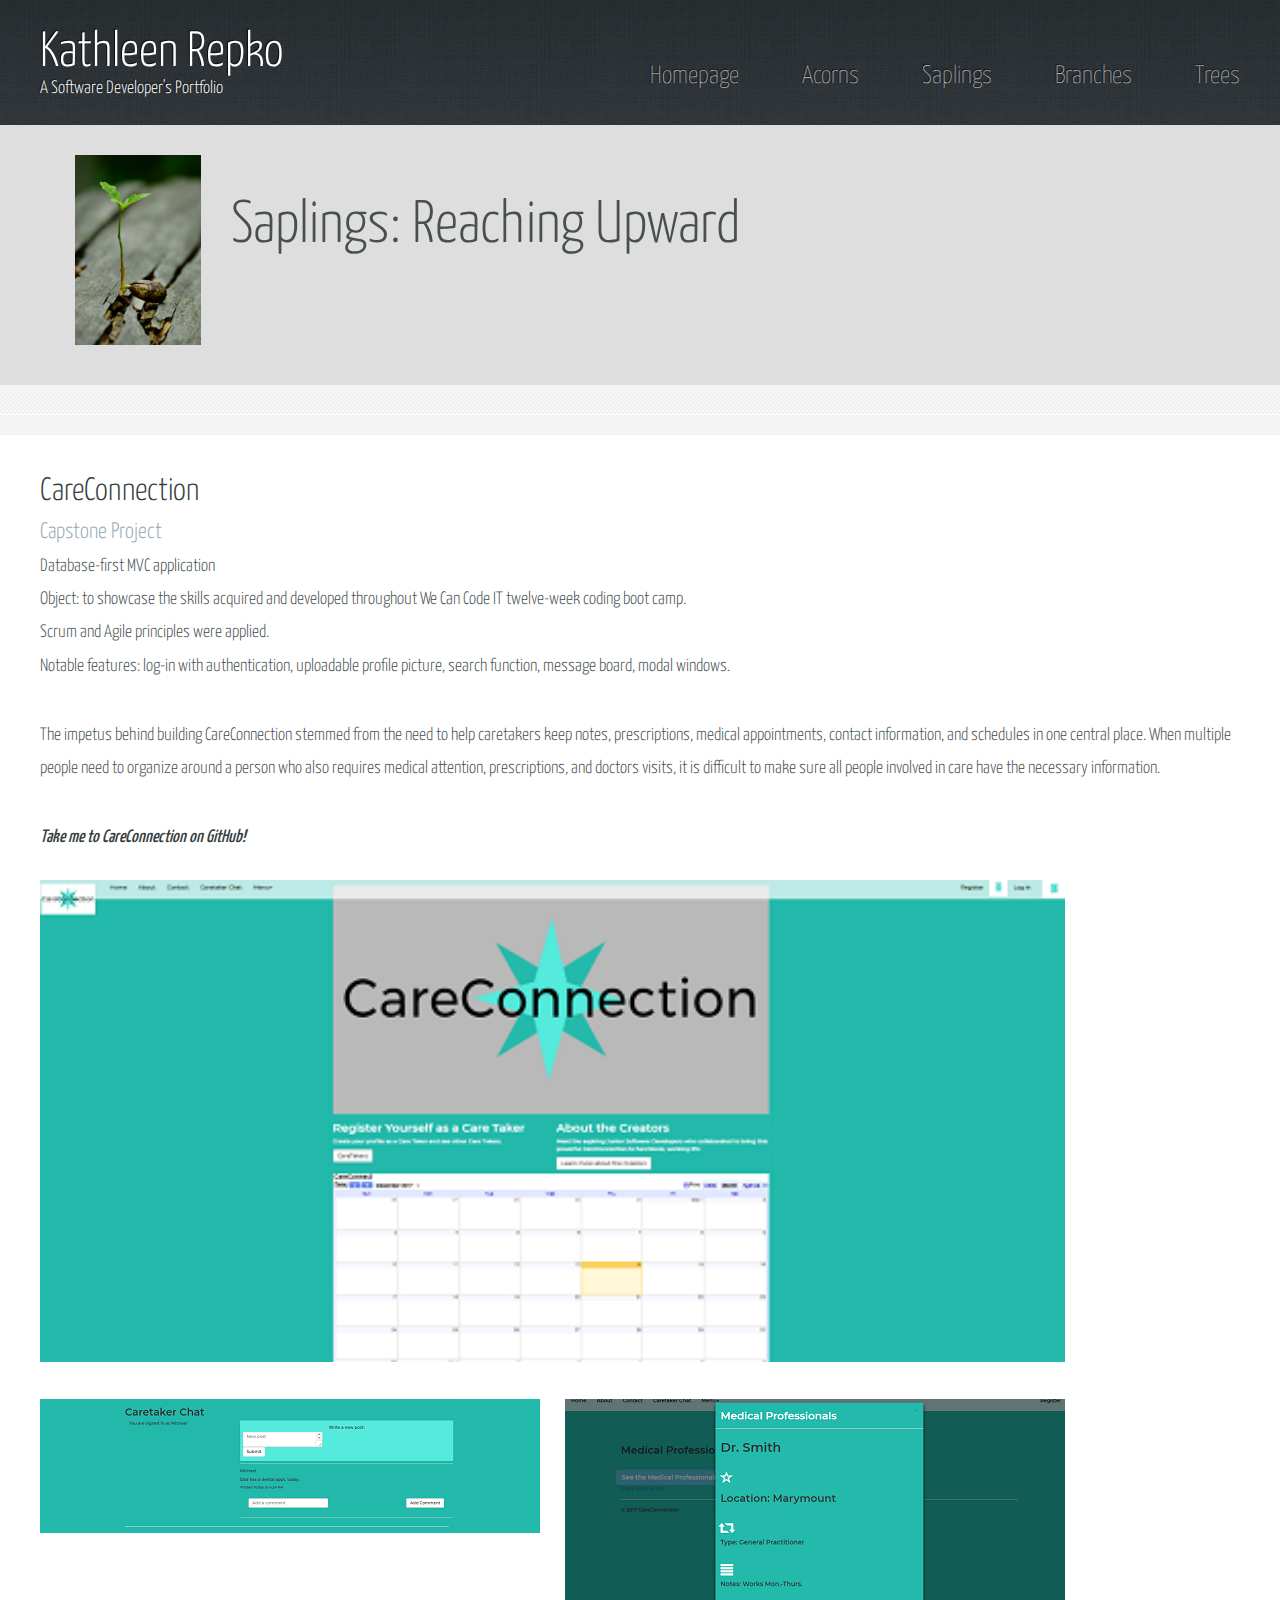
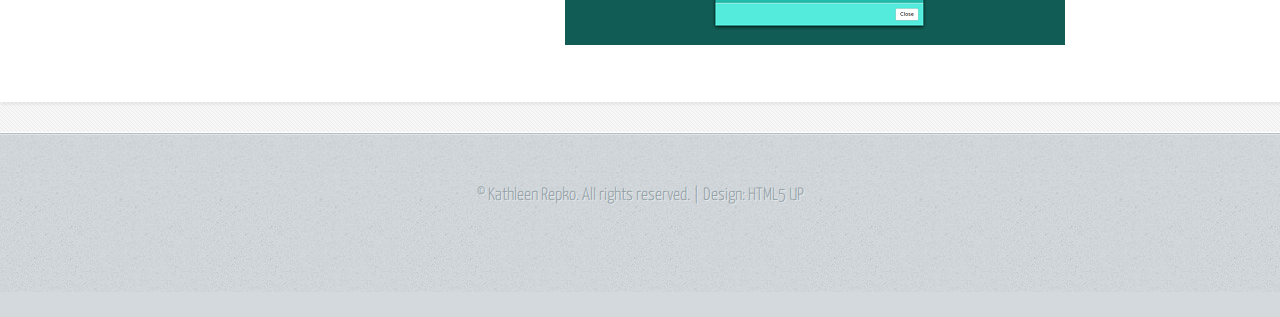
<file: saplings.html>
﻿<!DOCTYPE HTML>
<!--
    Halcyonic by HTML5 UP
    html5up.net | @ajlkn
    Free for personal and commercial use under the CCA 3.0 license (html5up.net/license)
-->
<html>
<head>
    <link rel="icon" href="images/nut.ico" /> 
    <title>Saplings</title>
    <meta charset="utf-8" />
    <meta name="viewport" content="width=device-width, initial-scale=1" />
    <!--[if lte IE 8]><script src="assets/js/ie/html5shiv.js"></script><![endif]-->
    <link rel="stylesheet" href="assets/css/main.css" />
    <!--[if lte IE 9]><link rel="stylesheet" href="assets/css/ie9.css" /><![endif]-->
    <link href="assets/css/secondary.css" rel="stylesheet" />
</head>
<body class="subpage">
    <div id="page-wrapper">

        <!-- Header -->
        <div id="header-wrapper">
            <header id="header" class="container">
                <div class="row">
                    <div class="12u">

                        <!-- Logo -->
                        <h1><a href="index.html" id="logo">Kathleen Repko</a></h1>
                        <h5>A Software Developer's Portfolio</h5>

                        <!-- Nav -->
                        <nav id="nav">
                            <a href="index.html">Homepage</a>
                            <a href="acorns.html">Acorns</a>
                            <a href="saplings.html">Saplings</a>
                            <a href="branches.html">Branches</a>
                            <a href="trees.html">Trees</a>
                        </nav>

                    </div>
                </div>
            </header>
        </div>

        <!-- Content -->
        <header>
            <div id="content-wrapper">
                <div id="content">
                    <div class="container-fluid">
                        <div class="row subpageHeaderBanner">
                            <img id="subpageHeaderImage" src="images/oakSapling.jpg" /><h1 id="subpageHeaderText">Saplings: Reaching Upward</h1>
                        </div>
                    </div>
                </div>
            </div>
        </header>
        <!--<div id="content-wrapper">
        <div id="content">
            <section>
                <div class="container">
                    <div class="row">
                        <div class="col-xs-12 col-sm-12 col-md-6 col-lg-6">
                            <h2>Review Site</h2>
                            <h3>Week Five</h3>
                            <img src="images/acornGlyphicon2.jpg" /><img src="images/acornGlyphicon2.jpg" /><img src="images/acornGlyphicon2.jpg" /><img src="images/acornGlyphicon2.jpg" /><img src="images/acornGlyphicon2.jpg" />
                            <p>
                                MVC application<br />Object: to develop an MVC application - either a Technology Review Site, or a Travel Review Site - that uses multiple models and foreign keys to model a relationship.<br />Skills required: MVC, Code First Model Design
                            </p>
                            <a href="https://github.com/KathleenRepko/MVCReviewSite" class="projectLink">Take me to Review Site on GitHub!</a>
                            <p><img src="images/CaptureReviewSite1.PNG" /></p>
                        </div>
                    </div>
                </div>
            </section>
        </div>
    </div>
    <div id="content-wrapper">
        <div id="content">
            <section>
                <div class="container">
                    <div class="row">
                        <div class="col-xs-12 col-sm-12 col-md-12 col-lg-12">
                            <h2>Wardrobe</h2>
                            <h3>Week Six</h3>
                            <img src="images/acornGlyphicon2.jpg" /><img src="images/acornGlyphicon2.jpg" /><img src="images/acornGlyphicon2.jpg" /><img src="images/acornGlyphicon2.jpg" /><img src="images/acornGlyphicon2.jpg" /><img src="images/acornGlyphicon2.jpg" />
                            <p>
                                MVC application<br />Object: to create a web application for managing the contents of one's wardrobe. The app will allow user to add, edit, view, and delete items in the wardrobe.<br />Skills required: Database First MVC
                            </p>
                            <a href="https://github.com/KathleenRepko/Wardrobe" class="projectLink">Take me to Wardrobe on GitHub!</a>
                            <p><img src="images/CaptureWardrobe.PNG" /></p>
                        </div>
                    </div>
                </div>
            </section>
        </div>
    </div>
    <div id="content-wrapper">
        <div id="content">
            <section>
                <div class="container">
                    <div class="row">
                        <div class="col-xs-12 col-sm-12 col-md-12 col-lg-12">
                            <h2>Portfolio</h2>
                            <h3>Week Seven</h3>
                            <img src="images/acornGlyphicon2.jpg" /><img src="images/acornGlyphicon2.jpg" /><img src="images/acornGlyphicon2.jpg" /><img src="images/acornGlyphicon2.jpg" /><img src="images/acornGlyphicon2.jpg" /><img src="images/acornGlyphicon2.jpg" /><img src="images/acornGlyphicon2.jpg" />
                            <p>
                                Static HTML website<br />Object: to create a static portfolio webpage highlighting your work so far. Focus first on having a good structure so you can add some great style to it with CSS!<br />Skills required: HTML, CSS, JavaScript (optional), jQuery (optional)
                            </p>
                            <a href="https://github.com/KathleenRepko/KathleenRepko.github.io" class="projectLink">Take me to Portfolio on GitHub!</a>
                            <p><img src="images/CapturePortfolio.PNG" /></p>
                        </div>
                    </div>
                </div>
            </section>
        </div>
    </div>-->
        <div id="content-wrapper">
            <div id="content">
                <section>
                    <div class="container">
                        <div class="row">
                            <div class="col-xs-12 col-sm-12 col-md-6 col-lg-6">
                                <h2>CareConnection</h2>
                                <h3>Capstone Project</h3>
                                <p>
                                    Database-first MVC application<br />Object: to showcase the skills acquired and developed throughout We Can Code IT twelve-week coding boot camp.<br />Scrum and Agile principles were applied.<br />Notable features: log-in with authentication, uploadable profile picture, search function, message board, modal windows.
                                </p>
                                <p>
                                    The impetus behind building CareConnection stemmed from the need to help caretakers keep notes, prescriptions, medical appointments,
                                    contact information, and schedules in one central place. When multiple people need to organize around a person
                                    who also requires medical attention, prescriptions, and doctors visits, it is difficult to make sure all people involved in care
                                    have the necessary information.
                                </p>
                                <a href="https://github.com/mahajanl/CareConnection" class="projectLink">Take me to CareConnection on GitHub!</a>
                            </div>
                            <div class="col-xs-12 col-sm-12 col-md-6 col-lg-6">
                                <img src="images/CaptureCareConnection1.PNG" width="1025" />
                            </div>
                        </div>
                        <div class="row">
                            <div class="col-xs-12 col-sm-12 col-md-6 col-lg-6">
                                <img src="images/CaptureCareConnection2.PNG" />
                            </div>
                            <div class="col-xs-12 col-sm-12 col-md-6 col-lg-6">
                                <img src="images/CaptureCareConnection3.PNG" />
                            </div>
                        </div>
                    </div>
                </section>
            </div>
        </div>
    </div>

        <!-- Copyright -->
        <div id="copyright">
            &copy; Kathleen Repko. All rights reserved. | Design: <a href="http://html5up.net">HTML5 UP</a>
        </div>

    </div>

    <!-- Scripts -->
    <script src="assets/js/jquery.min.js"></script>
    <script src="assets/js/skel.min.js"></script>
    <script src="assets/js/skel-viewport.min.js"></script>
    <script src="assets/js/util.js"></script>
    <!--[if lte IE 8]><script src="assets/js/ie/respond.min.js"></script><![endif]-->
    <script src="assets/js/main.js"></script>

</body>
</html>
</file>
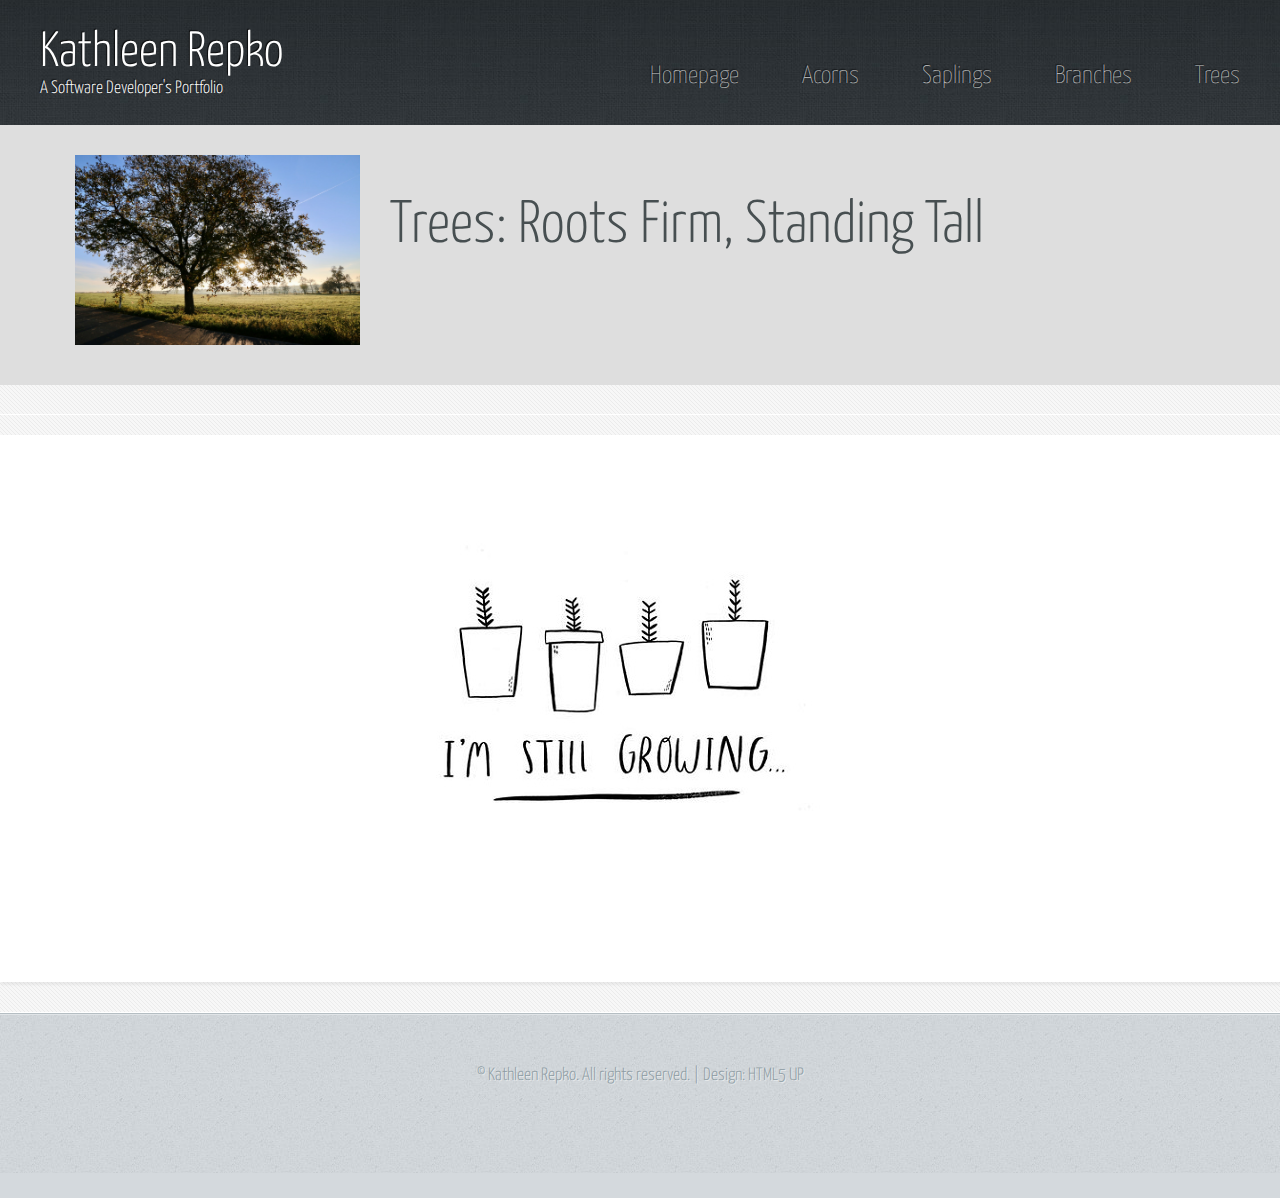
<file: trees.html>
﻿<!DOCTYPE HTML>
<!--
    Halcyonic by HTML5 UP
    html5up.net | @ajlkn
    Free for personal and commercial use under the CCA 3.0 license (html5up.net/license)
-->
<html>
<head>
    <link rel="icon" href="images/nut.ico" /> 
    <title>Trees</title>
    <meta charset="utf-8" />
    <meta name="viewport" content="width=device-width, initial-scale=1" />
    <!--[if lte IE 8]><script src="assets/js/ie/html5shiv.js"></script><![endif]-->
    <link rel="stylesheet" href="assets/css/main.css" />
    <!--[if lte IE 9]><link rel="stylesheet" href="assets/css/ie9.css" /><![endif]-->
    <link href="assets/css/secondary.css" rel="stylesheet" />
</head>
<body class="subpage">
    <div id="page-wrapper">

        <!-- Header -->
        <div id="header-wrapper">
            <header id="header" class="container">
                <div class="row">
                    <div class="12u">

                        <!-- Logo -->
                        <h1><a href="index.html" id="logo">Kathleen Repko</a></h1>
                        <h5>A Software Developer's Portfolio</h5>

                        <!-- Nav -->
                        <nav id="nav">
                            <a href="index.html">Homepage</a>
                            <a href="acorns.html">Acorns</a>
                            <a href="saplings.html">Saplings</a>
                            <a href="branches.html">Branches</a>
                            <a href="trees.html">Trees</a>
                        </nav>
                    </div>
                </div>
            </header>
        </div>

        <!-- Content -->
        <div id="content-wrapper">
            <div id="content">
                <div class="container-fluid">
                    <div class="row subpageHeaderBanner">
                        <img id="subpageHeaderImage" src="images/oakTree2.jpeg" /><h1 id="subpageHeaderText">Trees: Roots Firm, Standing Tall</h1>
                    </div>
                </div>
            </div>
        </div>
        <div id="content-wrapper">
            <div id="content">
                <section>
                    <div class="container">
                        <div class="row">
                            <div class="col-xs-12 col-sm-12 col-md-12 col-lg-12 stillGrowing">
                                <img src="images/StillGrowing.jpg" width="572" height="450"/>                       
                            </div>
                        </div>
                    </div>
                </section>
            </div>
        </div>
    </div>


        <!-- Copyright -->
        <div id="copyright">
            &copy; Kathleen Repko. All rights reserved. | Design: <a href="http://html5up.net">HTML5 UP</a>
        </div>



    <!-- Scripts -->
    <script src="assets/js/jquery.min.js"></script>
    <script src="assets/js/skel.min.js"></script>
    <script src="assets/js/skel-viewport.min.js"></script>
    <script src="assets/js/util.js"></script>
    <!--[if lte IE 8]><script src="assets/js/ie/respond.min.js"></script><![endif]-->
    <script src="assets/js/main.js"></script>

</body>
</html>
</file>
<file: assets/css/main.css>
@import url("https://fonts.googleapis.com/css?family=Yanone+Kaffeesatz:400,300,200");

/*
	Halcyonic by HTML5 UP
	html5up.net | @ajlkn
	Free for personal and commercial use under the CCA 3.0 license (html5up.net/license)
*/

/* Reset */

	html, body, div, span, applet, object, iframe, h1, h2, h3, h4, h5, h6, p, blockquote, pre, a, abbr, acronym, address, big, cite, code, del, dfn, em, img, ins, kbd, q, s, samp, small, strike, strong, sub, sup, tt, var, b, u, i, center, dl, dt, dd, ol, ul, li, fieldset, form, label, legend, table, caption, tbody, tfoot, thead, tr, th, td, article, aside, canvas, details, embed, figure, figcaption, footer, header, hgroup, menu, nav, output, ruby, section, summary, time, mark, audio, video {
		margin: 0;
		padding: 0;
		border: 0;
		font-size: 100%;
		font: inherit;
		vertical-align: baseline;
	}

	article, aside, details, figcaption, figure, footer, header, hgroup, menu, nav, section {
		display: block;
	}

	body {
		line-height: 1;
	}

	ol, ul {
		list-style: none;
	}

	blockquote, q {
		quotes: none;
	}

	blockquote:before, blockquote:after, q:before, q:after {
		content: '';
		content: none;
	}

	table {
		border-collapse: collapse;
		border-spacing: 0;
	}

	body {
		-webkit-text-size-adjust: none;
	}

/* Box Model */

	*, *:before, *:after {
		-moz-box-sizing: border-box;
		-webkit-box-sizing: border-box;
		box-sizing: border-box;
	}

/* Containers */

	.container {
		margin-left: auto;
		margin-right: auto;
	}

	.container.\31 25\25 {
		width: 100%;
		max-width: 1200px;
		min-width: 960px;
	}

	.container.\37 5\25 {
		width: 720px;
	}

	.container.\35 0\25 {
		width: 480px;
	}

	.container.\32 5\25 {
		width: 240px;
	}

	.container {
		width: 960px;
	}

	@media screen and (min-width: 737px) {

		.container.\31 25\25 {
			width: 100%;
			max-width: 1500px;
			min-width: 1200px;
		}

		.container.\37 5\25 {
			width: 900px;
		}

		.container.\35 0\25 {
			width: 600px;
		}

		.container.\32 5\25 {
			width: 300px;
		}

		.container {
			width: 1200px;
		}

	}

	@media screen and (min-width: 737px) and (max-width: 1200px) {

		.container.\31 25\25 {
			width: 100%;
			max-width: 1250px;
			min-width: 1000px;
		}

		.container.\37 5\25 {
			width: 750px;
		}

		.container.\35 0\25 {
			width: 500px;
		}

		.container.\32 5\25 {
			width: 250px;
		}

		.container {
			width: 1000px;
		}

	}

	@media screen and (max-width: 736px) {

		.container.\31 25\25 {
			width: 100%;
			max-width: 125%;
			min-width: 100%;
		}

		.container.\37 5\25 {
			width: 75%;
		}

		.container.\35 0\25 {
			width: 50%;
		}

		.container.\32 5\25 {
			width: 25%;
		}

		.container {
			width: 100% !important;
		}

	}

/* Grid */

	.row {
		border-bottom: solid 1px transparent;
		-moz-box-sizing: border-box;
		-webkit-box-sizing: border-box;
		box-sizing: border-box;
	}

	.row > * {
		float: left;
		-moz-box-sizing: border-box;
		-webkit-box-sizing: border-box;
		box-sizing: border-box;
	}

	.row:after, .row:before {
		content: '';
		display: block;
		clear: both;
		height: 0;
	}

	.row.uniform > * > :first-child {
		margin-top: 0;
	}

	.row.uniform > * > :last-child {
		margin-bottom: 0;
	}

	.row.\30 \25 > * {
		padding: 0 0 0 0px;
	}

	.row.\30 \25 {
		margin: 0 0 -1px 0px;
	}

	.row.uniform.\30 \25 > * {
		padding: 0px 0 0 0px;
	}

	.row.uniform.\30 \25 {
		margin: 0px 0 -1px 0px;
	}

	.row > * {
		padding: 0 0 0 40px;
	}

	.row {
		margin: 0 0 -1px -40px;
	}

	.row.uniform > * {
		padding: 40px 0 0 40px;
	}

	.row.uniform {
		margin: -40px 0 -1px -40px;
	}

	.row.\32 00\25 > * {
		padding: 0 0 0 80px;
	}

	.row.\32 00\25 {
		margin: 0 0 -1px -80px;
	}

	.row.uniform.\32 00\25 > * {
		padding: 80px 0 0 80px;
	}

	.row.uniform.\32 00\25 {
		margin: -80px 0 -1px -80px;
	}

	.row.\31 50\25 > * {
		padding: 0 0 0 60px;
	}

	.row.\31 50\25 {
		margin: 0 0 -1px -60px;
	}

	.row.uniform.\31 50\25 > * {
		padding: 60px 0 0 60px;
	}

	.row.uniform.\31 50\25 {
		margin: -60px 0 -1px -60px;
	}

	.row.\35 0\25 > * {
		padding: 0 0 0 20px;
	}

	.row.\35 0\25 {
		margin: 0 0 -1px -20px;
	}

	.row.uniform.\35 0\25 > * {
		padding: 20px 0 0 20px;
	}

	.row.uniform.\35 0\25 {
		margin: -20px 0 -1px -20px;
	}

	.row.\32 5\25 > * {
		padding: 0 0 0 10px;
	}

	.row.\32 5\25 {
		margin: 0 0 -1px -10px;
	}

	.row.uniform.\32 5\25 > * {
		padding: 10px 0 0 10px;
	}

	.row.uniform.\32 5\25 {
		margin: -10px 0 -1px -10px;
	}

	.\31 2u, .\31 2u\24 {
		width: 100%;
		clear: none;
		margin-left: 0;
	}

	.\31 1u, .\31 1u\24 {
		width: 91.6666666667%;
		clear: none;
		margin-left: 0;
	}

	.\31 0u, .\31 0u\24 {
		width: 83.3333333333%;
		clear: none;
		margin-left: 0;
	}

	.\39 u, .\39 u\24 {
		width: 75%;
		clear: none;
		margin-left: 0;
	}

	.\38 u, .\38 u\24 {
		width: 66.6666666667%;
		clear: none;
		margin-left: 0;
	}

	.\37 u, .\37 u\24 {
		width: 58.3333333333%;
		clear: none;
		margin-left: 0;
	}

	.\36 u, .\36 u\24 {
		width: 50%;
		clear: none;
		margin-left: 0;
	}

	.\35 u, .\35 u\24 {
		width: 41.6666666667%;
		clear: none;
		margin-left: 0;
	}

	.\34 u, .\34 u\24 {
		width: 33.3333333333%;
		clear: none;
		margin-left: 0;
	}

	.\33 u, .\33 u\24 {
		width: 25%;
		clear: none;
		margin-left: 0;
	}

	.\32 u, .\32 u\24 {
		width: 16.6666666667%;
		clear: none;
		margin-left: 0;
	}

	.\31 u, .\31 u\24 {
		width: 8.3333333333%;
		clear: none;
		margin-left: 0;
	}

	.\31 2u\24 + *,
	.\31 1u\24 + *,
	.\31 0u\24 + *,
	.\39 u\24 + *,
	.\38 u\24 + *,
	.\37 u\24 + *,
	.\36 u\24 + *,
	.\35 u\24 + *,
	.\34 u\24 + *,
	.\33 u\24 + *,
	.\32 u\24 + *,
	.\31 u\24 + * {
		clear: left;
	}

	.\-11u {
		margin-left: 91.66667%;
	}

	.\-10u {
		margin-left: 83.33333%;
	}

	.\-9u {
		margin-left: 75%;
	}

	.\-8u {
		margin-left: 66.66667%;
	}

	.\-7u {
		margin-left: 58.33333%;
	}

	.\-6u {
		margin-left: 50%;
	}

	.\-5u {
		margin-left: 41.66667%;
	}

	.\-4u {
		margin-left: 33.33333%;
	}

	.\-3u {
		margin-left: 25%;
	}

	.\-2u {
		margin-left: 16.66667%;
	}

	.\-1u {
		margin-left: 8.33333%;
	}

	@media screen and (min-width: 737px) {

		.row > * {
			padding: 25px 0 0 25px;
		}

		.row {
			margin: -25px 0 -1px -25px;
		}

		.row.uniform > * {
			padding: 25px 0 0 25px;
		}

		.row.uniform {
			margin: -25px 0 -1px -25px;
		}

		.row.\32 00\25 > * {
			padding: 50px 0 0 50px;
		}

		.row.\32 00\25 {
			margin: -50px 0 -1px -50px;
		}

		.row.uniform.\32 00\25 > * {
			padding: 50px 0 0 50px;
		}

		.row.uniform.\32 00\25 {
			margin: -50px 0 -1px -50px;
		}

		.row.\31 50\25 > * {
			padding: 37.5px 0 0 37.5px;
		}

		.row.\31 50\25 {
			margin: -37.5px 0 -1px -37.5px;
		}

		.row.uniform.\31 50\25 > * {
			padding: 37.5px 0 0 37.5px;
		}

		.row.uniform.\31 50\25 {
			margin: -37.5px 0 -1px -37.5px;
		}

		.row.\35 0\25 > * {
			padding: 12.5px 0 0 12.5px;
		}

		.row.\35 0\25 {
			margin: -12.5px 0 -1px -12.5px;
		}

		.row.uniform.\35 0\25 > * {
			padding: 12.5px 0 0 12.5px;
		}

		.row.uniform.\35 0\25 {
			margin: -12.5px 0 -1px -12.5px;
		}

		.row.\32 5\25 > * {
			padding: 6.25px 0 0 6.25px;
		}

		.row.\32 5\25 {
			margin: -6.25px 0 -1px -6.25px;
		}

		.row.uniform.\32 5\25 > * {
			padding: 6.25px 0 0 6.25px;
		}

		.row.uniform.\32 5\25 {
			margin: -6.25px 0 -1px -6.25px;
		}

		.\31 2u\28desktop\29, .\31 2u\24\28desktop\29 {
			width: 100%;
			clear: none;
			margin-left: 0;
		}

		.\31 1u\28desktop\29, .\31 1u\24\28desktop\29 {
			width: 91.6666666667%;
			clear: none;
			margin-left: 0;
		}

		.\31 0u\28desktop\29, .\31 0u\24\28desktop\29 {
			width: 83.3333333333%;
			clear: none;
			margin-left: 0;
		}

		.\39 u\28desktop\29, .\39 u\24\28desktop\29 {
			width: 75%;
			clear: none;
			margin-left: 0;
		}

		.\38 u\28desktop\29, .\38 u\24\28desktop\29 {
			width: 66.6666666667%;
			clear: none;
			margin-left: 0;
		}

		.\37 u\28desktop\29, .\37 u\24\28desktop\29 {
			width: 58.3333333333%;
			clear: none;
			margin-left: 0;
		}

		.\36 u\28desktop\29, .\36 u\24\28desktop\29 {
			width: 50%;
			clear: none;
			margin-left: 0;
		}

		.\35 u\28desktop\29, .\35 u\24\28desktop\29 {
			width: 41.6666666667%;
			clear: none;
			margin-left: 0;
		}

		.\34 u\28desktop\29, .\34 u\24\28desktop\29 {
			width: 33.3333333333%;
			clear: none;
			margin-left: 0;
		}

		.\33 u\28desktop\29, .\33 u\24\28desktop\29 {
			width: 25%;
			clear: none;
			margin-left: 0;
		}

		.\32 u\28desktop\29, .\32 u\24\28desktop\29 {
			width: 16.6666666667%;
			clear: none;
			margin-left: 0;
		}

		.\31 u\28desktop\29, .\31 u\24\28desktop\29 {
			width: 8.3333333333%;
			clear: none;
			margin-left: 0;
		}

		.\31 2u\24\28desktop\29 + *,
		.\31 1u\24\28desktop\29 + *,
		.\31 0u\24\28desktop\29 + *,
		.\39 u\24\28desktop\29 + *,
		.\38 u\24\28desktop\29 + *,
		.\37 u\24\28desktop\29 + *,
		.\36 u\24\28desktop\29 + *,
		.\35 u\24\28desktop\29 + *,
		.\34 u\24\28desktop\29 + *,
		.\33 u\24\28desktop\29 + *,
		.\32 u\24\28desktop\29 + *,
		.\31 u\24\28desktop\29 + * {
			clear: left;
		}

		.\-11u\28desktop\29 {
			margin-left: 91.66667%;
		}

		.\-10u\28desktop\29 {
			margin-left: 83.33333%;
		}

		.\-9u\28desktop\29 {
			margin-left: 75%;
		}

		.\-8u\28desktop\29 {
			margin-left: 66.66667%;
		}

		.\-7u\28desktop\29 {
			margin-left: 58.33333%;
		}

		.\-6u\28desktop\29 {
			margin-left: 50%;
		}

		.\-5u\28desktop\29 {
			margin-left: 41.66667%;
		}

		.\-4u\28desktop\29 {
			margin-left: 33.33333%;
		}

		.\-3u\28desktop\29 {
			margin-left: 25%;
		}

		.\-2u\28desktop\29 {
			margin-left: 16.66667%;
		}

		.\-1u\28desktop\29 {
			margin-left: 8.33333%;
		}

	}

	@media screen and (min-width: 737px) and (max-width: 1200px) {

		.row > * {
			padding: 20px 0 0 20px;
		}

		.row {
			margin: -20px 0 -1px -20px;
		}

		.row.uniform > * {
			padding: 20px 0 0 20px;
		}

		.row.uniform {
			margin: -20px 0 -1px -20px;
		}

		.row.\32 00\25 > * {
			padding: 40px 0 0 40px;
		}

		.row.\32 00\25 {
			margin: -40px 0 -1px -40px;
		}

		.row.uniform.\32 00\25 > * {
			padding: 40px 0 0 40px;
		}

		.row.uniform.\32 00\25 {
			margin: -40px 0 -1px -40px;
		}

		.row.\31 50\25 > * {
			padding: 30px 0 0 30px;
		}

		.row.\31 50\25 {
			margin: -30px 0 -1px -30px;
		}

		.row.uniform.\31 50\25 > * {
			padding: 30px 0 0 30px;
		}

		.row.uniform.\31 50\25 {
			margin: -30px 0 -1px -30px;
		}

		.row.\35 0\25 > * {
			padding: 10px 0 0 10px;
		}

		.row.\35 0\25 {
			margin: -10px 0 -1px -10px;
		}

		.row.uniform.\35 0\25 > * {
			padding: 10px 0 0 10px;
		}

		.row.uniform.\35 0\25 {
			margin: -10px 0 -1px -10px;
		}

		.row.\32 5\25 > * {
			padding: 5px 0 0 5px;
		}

		.row.\32 5\25 {
			margin: -5px 0 -1px -5px;
		}

		.row.uniform.\32 5\25 > * {
			padding: 5px 0 0 5px;
		}

		.row.uniform.\32 5\25 {
			margin: -5px 0 -1px -5px;
		}

		.\31 2u\28tablet\29, .\31 2u\24\28tablet\29 {
			width: 100%;
			clear: none;
			margin-left: 0;
		}

		.\31 1u\28tablet\29, .\31 1u\24\28tablet\29 {
			width: 91.6666666667%;
			clear: none;
			margin-left: 0;
		}

		.\31 0u\28tablet\29, .\31 0u\24\28tablet\29 {
			width: 83.3333333333%;
			clear: none;
			margin-left: 0;
		}

		.\39 u\28tablet\29, .\39 u\24\28tablet\29 {
			width: 75%;
			clear: none;
			margin-left: 0;
		}

		.\38 u\28tablet\29, .\38 u\24\28tablet\29 {
			width: 66.6666666667%;
			clear: none;
			margin-left: 0;
		}

		.\37 u\28tablet\29, .\37 u\24\28tablet\29 {
			width: 58.3333333333%;
			clear: none;
			margin-left: 0;
		}

		.\36 u\28tablet\29, .\36 u\24\28tablet\29 {
			width: 50%;
			clear: none;
			margin-left: 0;
		}

		.\35 u\28tablet\29, .\35 u\24\28tablet\29 {
			width: 41.6666666667%;
			clear: none;
			margin-left: 0;
		}

		.\34 u\28tablet\29, .\34 u\24\28tablet\29 {
			width: 33.3333333333%;
			clear: none;
			margin-left: 0;
		}

		.\33 u\28tablet\29, .\33 u\24\28tablet\29 {
			width: 25%;
			clear: none;
			margin-left: 0;
		}

		.\32 u\28tablet\29, .\32 u\24\28tablet\29 {
			width: 16.6666666667%;
			clear: none;
			margin-left: 0;
		}

		.\31 u\28tablet\29, .\31 u\24\28tablet\29 {
			width: 8.3333333333%;
			clear: none;
			margin-left: 0;
		}

		.\31 2u\24\28tablet\29 + *,
		.\31 1u\24\28tablet\29 + *,
		.\31 0u\24\28tablet\29 + *,
		.\39 u\24\28tablet\29 + *,
		.\38 u\24\28tablet\29 + *,
		.\37 u\24\28tablet\29 + *,
		.\36 u\24\28tablet\29 + *,
		.\35 u\24\28tablet\29 + *,
		.\34 u\24\28tablet\29 + *,
		.\33 u\24\28tablet\29 + *,
		.\32 u\24\28tablet\29 + *,
		.\31 u\24\28tablet\29 + * {
			clear: left;
		}

		.\-11u\28tablet\29 {
			margin-left: 91.66667%;
		}

		.\-10u\28tablet\29 {
			margin-left: 83.33333%;
		}

		.\-9u\28tablet\29 {
			margin-left: 75%;
		}

		.\-8u\28tablet\29 {
			margin-left: 66.66667%;
		}

		.\-7u\28tablet\29 {
			margin-left: 58.33333%;
		}

		.\-6u\28tablet\29 {
			margin-left: 50%;
		}

		.\-5u\28tablet\29 {
			margin-left: 41.66667%;
		}

		.\-4u\28tablet\29 {
			margin-left: 33.33333%;
		}

		.\-3u\28tablet\29 {
			margin-left: 25%;
		}

		.\-2u\28tablet\29 {
			margin-left: 16.66667%;
		}

		.\-1u\28tablet\29 {
			margin-left: 8.33333%;
		}

	}

	@media screen and (max-width: 736px) {

		.row > * {
			padding: 20px 0 0 20px;
		}

		.row {
			margin: -20px 0 -1px -20px;
		}

		.row.uniform > * {
			padding: 20px 0 0 20px;
		}

		.row.uniform {
			margin: -20px 0 -1px -20px;
		}

		.row.\32 00\25 > * {
			padding: 40px 0 0 40px;
		}

		.row.\32 00\25 {
			margin: -40px 0 -1px -40px;
		}

		.row.uniform.\32 00\25 > * {
			padding: 40px 0 0 40px;
		}

		.row.uniform.\32 00\25 {
			margin: -40px 0 -1px -40px;
		}

		.row.\31 50\25 > * {
			padding: 30px 0 0 30px;
		}

		.row.\31 50\25 {
			margin: -30px 0 -1px -30px;
		}

		.row.uniform.\31 50\25 > * {
			padding: 30px 0 0 30px;
		}

		.row.uniform.\31 50\25 {
			margin: -30px 0 -1px -30px;
		}

		.row.\35 0\25 > * {
			padding: 10px 0 0 10px;
		}

		.row.\35 0\25 {
			margin: -10px 0 -1px -10px;
		}

		.row.uniform.\35 0\25 > * {
			padding: 10px 0 0 10px;
		}

		.row.uniform.\35 0\25 {
			margin: -10px 0 -1px -10px;
		}

		.row.\32 5\25 > * {
			padding: 5px 0 0 5px;
		}

		.row.\32 5\25 {
			margin: -5px 0 -1px -5px;
		}

		.row.uniform.\32 5\25 > * {
			padding: 5px 0 0 5px;
		}

		.row.uniform.\32 5\25 {
			margin: -5px 0 -1px -5px;
		}

		.\31 2u\28mobile\29, .\31 2u\24\28mobile\29 {
			width: 100%;
			clear: none;
			margin-left: 0;
		}

		.\31 1u\28mobile\29, .\31 1u\24\28mobile\29 {
			width: 91.6666666667%;
			clear: none;
			margin-left: 0;
		}

		.\31 0u\28mobile\29, .\31 0u\24\28mobile\29 {
			width: 83.3333333333%;
			clear: none;
			margin-left: 0;
		}

		.\39 u\28mobile\29, .\39 u\24\28mobile\29 {
			width: 75%;
			clear: none;
			margin-left: 0;
		}

		.\38 u\28mobile\29, .\38 u\24\28mobile\29 {
			width: 66.6666666667%;
			clear: none;
			margin-left: 0;
		}

		.\37 u\28mobile\29, .\37 u\24\28mobile\29 {
			width: 58.3333333333%;
			clear: none;
			margin-left: 0;
		}

		.\36 u\28mobile\29, .\36 u\24\28mobile\29 {
			width: 50%;
			clear: none;
			margin-left: 0;
		}

		.\35 u\28mobile\29, .\35 u\24\28mobile\29 {
			width: 41.6666666667%;
			clear: none;
			margin-left: 0;
		}

		.\34 u\28mobile\29, .\34 u\24\28mobile\29 {
			width: 33.3333333333%;
			clear: none;
			margin-left: 0;
		}

		.\33 u\28mobile\29, .\33 u\24\28mobile\29 {
			width: 25%;
			clear: none;
			margin-left: 0;
		}

		.\32 u\28mobile\29, .\32 u\24\28mobile\29 {
			width: 16.6666666667%;
			clear: none;
			margin-left: 0;
		}

		.\31 u\28mobile\29, .\31 u\24\28mobile\29 {
			width: 8.3333333333%;
			clear: none;
			margin-left: 0;
		}

		.\31 2u\24\28mobile\29 + *,
		.\31 1u\24\28mobile\29 + *,
		.\31 0u\24\28mobile\29 + *,
		.\39 u\24\28mobile\29 + *,
		.\38 u\24\28mobile\29 + *,
		.\37 u\24\28mobile\29 + *,
		.\36 u\24\28mobile\29 + *,
		.\35 u\24\28mobile\29 + *,
		.\34 u\24\28mobile\29 + *,
		.\33 u\24\28mobile\29 + *,
		.\32 u\24\28mobile\29 + *,
		.\31 u\24\28mobile\29 + * {
			clear: left;
		}

		.\-11u\28mobile\29 {
			margin-left: 91.66667%;
		}

		.\-10u\28mobile\29 {
			margin-left: 83.33333%;
		}

		.\-9u\28mobile\29 {
			margin-left: 75%;
		}

		.\-8u\28mobile\29 {
			margin-left: 66.66667%;
		}

		.\-7u\28mobile\29 {
			margin-left: 58.33333%;
		}

		.\-6u\28mobile\29 {
			margin-left: 50%;
		}

		.\-5u\28mobile\29 {
			margin-left: 41.66667%;
		}

		.\-4u\28mobile\29 {
			margin-left: 33.33333%;
		}

		.\-3u\28mobile\29 {
			margin-left: 25%;
		}

		.\-2u\28mobile\29 {
			margin-left: 16.66667%;
		}

		.\-1u\28mobile\29 {
			margin-left: 8.33333%;
		}

	}

/* Basic */

	body {
		background: #D4D9DD url("images/bg03.jpg");
		color: #474f51;
		font-size: 13.5pt;
		font-family: 'Yanone Kaffeesatz';
		line-height: 1.85em;
		font-weight: 300;
	}

	input, textarea, select {
		color: #474f51;
		font-size: 13.5pt;
		font-family: 'Yanone Kaffeesatz';
		line-height: 1.85em;
		font-weight: 300;
	}

	ul, ol, p, dl {
		margin: 0 0 2em 0;
	}

	a {
		text-decoration: none;
	}

		a:hover {
			text-decoration: none;
		}

	section > :last-child,
	.last-child {
		margin-bottom: 0 !important;
	}

/* Multi-use */

	.link-list li {
		padding: 0.2em 0 0.2em 0;
	}

		.link-list li:first-child {
			padding-top: 0 !important;
			border-top: 0 !important;
		}

		.link-list li:last-child {
			padding-bottom: 0 !important;
			border-bottom: 0 !important;
		}

	.quote-list li {
		padding: 1em 0 1em 0;
		overflow: hidden;
	}

		.quote-list li:first-child {
			padding-top: 0 !important;
			border-top: 0 !important;
		}

		.quote-list li:last-child {
			padding-bottom: 0 !important;
			border-bottom: 0 !important;
		}

		.quote-list li img {
			float: left;
		}

		.quote-list li p {
			margin: 0 0 0 90px;
			font-size: 1.2em;
            padding-top:30px;
		}

		.quote-list li span {
			display: block;
			margin-left: 90px;
			font-size: 0.9em;
			font-weight: 400;
		}

	.check-list li {
		padding: 0.7em 0 0.7em 45px;
		font-size: 1.2em;
		background: url("/images/acornGlyph2.2.png") 0px 1.05em no-repeat;
        background-position: left;
	}

		.check-list li:first-child {
			padding-top: 0 !important;
			border-top: 0 !important;
			background-position: 0 0.3em;
		}

		.check-list li:last-child {
			padding-bottom: 0 !important;
			border-bottom: 0 !important;
		}

	.feature-image {
		display: block;
		margin: 0 0 2em 0;
		outline: 0;
	}

		.feature-image img {
			display: block;
            max-height:200px;
			max-width: 100%;
            margin-left:auto;
            margin-right:auto;
            padding:1px;
            border:1px solid #272e31;
}
		}

	.bordered-feature-image {
		display: block;
		background: #fff url("images/bg04.png");
		padding: 10px;
		box-shadow: 3px 3px 3px 1px rgba(0, 0, 0, 0.15);
		margin: 0 0 1.5em 0;
		outline: 0;
	}

		.bordered-feature-image img {
			display: block;
			width: 100%;
            border: 1px solid #fff;
		}

	.button-big {
		background-image: -moz-linear-gradient(top, #ed391b, #ce1a00);
		background-image: -webkit-linear-gradient(top, #ed391b, #ce1a00);
		background-image: -ms-linear-gradient(top, #ed391b, #ce1a00);
		background-image: linear-gradient(top, #ed391b, #ce1a00);
		display: inline-block;
		background-color: #ed391b;
		color: #fff;
		text-decoration: none;
		font-size: 1.75em;
		font-weight: 300;
		padding: 15px 45px 15px 45px;
		outline: 0;
		border-radius: 10px;
		box-shadow: inset 0px 0px 0px 1px rgba(0, 0, 0, 0.75), inset 0px 2px 0px 0px rgba(255, 192, 192, 0.5), inset 0px 0px 0px 2px rgba(255, 96, 96, 0.85), 3px 3px 3px 1px rgba(0, 0, 0, 0.15);
		text-shadow: -1px -1px 1px rgba(0, 0, 0, 0.5);
	}

		.button-big:hover {
			background-image: -moz-linear-gradient(top, #fd492b, #de2a10);
			background-image: -webkit-linear-gradient(top, #fd492b, #de2a10);
			background-image: -ms-linear-gradient(top, #fd492b, #de2a10);
			background-image: linear-gradient(top, #fd492b, #de2a10);
			background-color: #fd492b;
			box-shadow: inset 0px 0px 0px 1px rgba(0, 0, 0, 0.75), inset 0px 2px 0px 0px rgba(255, 192, 192, 0.5), inset 0px 0px 0px 2px rgba(255, 96, 96, 0.85), 3px 3px 3px 1px rgba(0, 0, 0, 0.15);
		}

		.button-big:active {
			background-image: -moz-linear-gradient(top, #ce1a00, #ed391b);
			background-image: -webkit-linear-gradient(top, #ce1a00, #ed391b);
			background-image: -ms-linear-gradient(top, #ce1a00, #ed391b);
			background-image: linear-gradient(top, #ce1a00, #ed391b);
			background-color: #ce1a00;
			box-shadow: inset 0px 0px 0px 1px rgba(0, 0, 0, 0.75), inset 0px 2px 0px 0px rgba(255, 192, 192, 0.5), inset 0px 0px 0px 2px rgba(255, 96, 96, 0.85), 3px 3px 3px 1px rgba(0, 0, 0, 0.15);
		}

/* Content */

	#content .quote-list li {
		border-bottom: solid 1px #e2e6e8;
	}

	#content .link-list li {
		border-bottom: solid 1px #e2e6e8;
	}

	#content .check-list li {
		border-bottom: solid 1px #e2e6e8;
	}
    /*Contact Form*/
    .inputField {
        width:100%;
    }

/* Footer */

	#footer .quote-list li {
		border-top: solid 1px #e0e4e6;
		border-bottom: solid 1px #b5bec3;
	}

	#footer .link-list li {
		border-top: solid 1px #e0e4e6;
		border-bottom: solid 1px #b5bec3;
	}

	#footer .check-list li {
		border-top: solid 1px #e0e4e6;
		border-bottom: solid 1px #b5bec3;
	}

/* Desktop */

@media screen and (min-width: 737px) {

    /* Basic */

    body {
        min-width: 1200px;
    }

    section:last-child {
        margin-bottom: 0 !important;
    }

    /* Wrappers */

    #header-wrapper {
        background: #3B4346 url("images/bg01.jpg");
        border-bottom: solid 1px #fff;
        box-shadow: inset 0px -1px 0px 0px #51575a;
        text-shadow: -1px -1px 1px rgba(0, 0, 0, 0.75);
    }

    .subpage #header-wrapper {
        height: 155px;
    }

    #features-wrapper {
        background: #353D40 url("images/bg02.jpg");
        border-bottom: solid 2px #fff;
        padding: 30px 0 40px 0;
    }

    #content-wrapper {
        background: #f7f7f7 url("images/bg04.png");
        border-bottom: solid 1px #fff;
        padding: 20px 0 30px 0;
    }

    #footer-wrapper {
        padding: 45px 0 45px 0;
        text-shadow: 1px 1px 1px white;
    }

    /* Header */

    #header {
        min-height: 155px;
        position: relative;
    }

        #header h1 {
            position: absolute;
            left: 0;
            bottom: 60px;
            font-size: 2.75em;
        }

            #header h1 a {
                color: #fff;
                text-decoration: none;
            }

        #header h5 {
            position: absolute;
            left: 0;
            bottom: 25px;
            color: #fff;
            text-decoration: none;
        }

        #header nav {
            position: absolute;
            right: 0;
            bottom: 35px;
            font-weight: 200;
        }

            #header nav a {
                color: #c6c8c8;
                text-decoration: none;
                font-size: 1.4em;
                margin-left: 60px;
                outline: 0;
            }

                #header nav a:hover {
                    color: #f6f8f8;
                }

    /* Banner */

    #banner {
        border-top: solid 1px #222628;
        box-shadow: inset 0px 1px 0px 0px #3e484a;
        padding: 45px 0 45px 0;
        color: #fff;
    }

    #banner h1 {
        padding-top: 100px;
        font-size: 2.25em;
        text-align: center;
    }

    #banner h5 {
        font-size: 30px;
        text-align: right;
        padding-top: 40px;
    }

    #banner .bordered-feature-image {
        padding-top: 0px;
        margin-bottom: 0;
        border: 1px solid #fff;
        margin-left: 50px;
    }



		/* Features */

          	#header h2 {
					position: absolute;
					left: 0;
					bottom: 60px;
					font-size: 2.75em;
				}

				#header h2 {
					color: #fff;
					text-decoration: none;
				}

			#features {
				color: #a0a8ab;
			}

				#features h2 {
					font-size: 1.25em;
					color: #fff;
					margin: 0 0 0.25em 0;
				}

				#features a {
					color: #e0e8eb;
				}

				#features strong {
					color: #fff;
				}

                .projectHeaderImage {
                    height:250px;
                    max-width:100%;
                }

        /*Carousel*/
        /*.carousel-inner {
            width:640px;
            height:360px;
        }*/

        /*.item {
            border:solid 1px #272e31;
        }
        .carousel-indicators li {
            background-color: darkslategrey;
            background-color: rgba(80,80,80,0.25);
        }
        .carousel-indicators .active {
            background-color: darkslategrey;
        }*/

		/* Content */

			#content section {
				background: #fff;
				padding: 40px 30px 45px 30px;
				box-shadow: 2px 2px 2px 1px rgba(128, 128, 128, 0.1);
				margin: 0 0 10% 0;
			}

			#content h2 {
				font-size: 1.8em;
				color: #373f42;
				margin: 0 0 0.25em 0;
			}

			#content h3 {
				color: #96a9b5;
				font-size: 1.25em;
			}

			#content a {
				color: #373f42;
			}

			#content header {
				margin: 0 0 2em 0;
			}


		/* Footer */

			#footer {
				color: #546b76;
				text-shadow: 1px 1px 0px rgba(255, 255, 255, 0.5);
			}

				#footer h2 {
					font-size: 1.25em;
					color: #212f35;
					margin: 0 0 1em 0;
				}

				#footer a {
					color: #546b76;
				}

		/* Copyright */

			#copyright {
				border-top: solid 1px #b5bec3;
				box-shadow: inset 0px 1px 0px 0px #e0e4e7;
				text-align: center;
				padding: 45px 0 80px 0;
				color: #8d9ca3;
				text-shadow: 1px 1px 0px rgba(255, 255, 255, 0.5);
			}

				#copyright a {
					color: #8d9ca3;
				}

	}

/* Tablet */

	@media screen and (min-width: 737px) and (max-width: 1200px) {

		/* Basic */

			body {
				min-width: 1000px;
			}

		/* Multi-use */

			.check-list li {
				font-size: 1em;
				line-height: 2em;
			}

			.quote-list li {
				padding: 1em 0 1em 0;
			}

				.quote-list li img {
					width: 60px;
				}

				.quote-list li p {
					margin: 0 0 0 80px;
					font-size: 1em;
					font-style: italic;
					line-height: 1.8em;
				}

				.quote-list li span {
					display: block;
					margin-left: 80px;
					font-size: 0.8em;
					font-weight: 400;
					line-height: 1.8em;
				}

			.feature-image {
				margin: 0 0 1em 0;
			}

			.button-big {
				font-size: 1.5em;
				padding: 10px 35px 10px 35px;
			}

		/* Banner */

			#banner p {
				font-size: 1.75em;
			}

		/* Header */

			#header h1 {
				font-size: 2.25em;
			}

			#header nav a {
				font-size: 1.1em;
			}

		/* Content */

			#content h2 {
				font-size: 1.4em;
			}

			#content h3 {
				font-size: 1.1em;
			}

			#content header {
				margin: 0 0 1.25em 0;
			}

	}

/* Mobile */

	#navPanel, #titleBar {
		display: none;
	}

	@media screen and (max-width: 736px) {

		/* Basic */

			html, body {
				overflow-x: hidden;
			}

			body, input, textarea, select {
				font-size: 13pt;
				line-height: 1.4em;
			}

		/* Multi-use */

			.link-list li {
				padding: 0.75em 0 0.75em 0;
			}

			.quote-list li p {
				margin-bottom: 0.5em;
			}

			.check-list li {
				font-size: 1em;
			}

			.button-big {
				font-size: 1.5em;
				padding: 10px 35px 10px 35px;
			}

		/* Wrappers */

			#header-wrapper {
				background: #3B4346 url("images/bg01.jpg") top center;
				box-shadow: inset 0px -1px 0px 0px #272d30, inset 0px -2px 0px 0px #51575a;
				text-shadow: -1px -1px 1px rgba(0, 0, 0, 0.75);
			}

			#features-wrapper {
				background: #353D40 url("images/bg02.jpg");
				padding: 15px 15px 30px 15px;
				text-shadow: -1px -1px 1px rgba(0, 0, 0, 0.75);
			}

			#content-wrapper {
				background: #f7f7f7 url("images/bg04.png");
				padding: 5px;
			}

			.subpage #content-wrapper {
				padding-top: 75px;
			}

			#footer-wrapper {
				padding: 40px 15px 15px 15px;
				text-shadow: 1px 1px 1px white;
			}

		/* Header */

			#header {
				display: none;
			}

			#banner {
				position:relative;
				color: #fff;
				text-align: center;
				padding: 30px 0px 15px 60px;
				margin-top: 44px;
			}

				#banner .bordered-feature-image {
                    padding-left:50px;
                    border:solid 1px #fff;
				}

				#banner p {
					font-size: 1.25em;
					font-weight: 200;
					line-height: 1.25em;
					margin: 0 0 1em 0;
				}

		/* Features */

			#features {
				color: #a0a8ab;
			}

				#features section {
					padding: 0 0 25px 0;
					margin: 0 0 25px 0;
					border-bottom: solid 1px #fff;
					box-shadow: inset 0px -1px 0px 0px #272d30;
				}

				#features > div > div:last-child > section {
					padding-bottom: 0;
					margin-bottom: 0;
					border-bottom: 0;
					box-shadow: none;
				}

				#features h2 {
					font-size: 1.5em;
					color: #fff;
					margin: 0 0 0.25em 0;
				}

				#features a {
					color: #e0e8eb;
				}

				#features strong {
					color: #fff;
				}

		/* Content */

			#content section {
				background: #fff;
				box-shadow: inset 0px 0px 0px 1px rgba(128, 128, 128, 0.2);
				padding: 30px 15px 30px 15px;
				margin: 0 0 5px 0;
			}

			#content h2 {
				font-size: 1.25em;
				color: #373f42;
				margin: 0 0 0.1em 0;
			}

			#content h3 {
				color: #96a9b5;
				font-size: 1em;
			}

			#content a {
				color: #373f42;
			}

			#content header {
				margin: 0 0 1.25em 0;
			}
            .linkText{
                color:#373f42;
                text-decoration: none;

            }

		/* Footer */

			#footer {
				color: #546b76;
				text-shadow: 1px 1px 0px rgba(255, 255, 255, 0.5);
			}

				#footer section {
					margin: 0 0 40px 0;
				}

				#footer h2 {
					font-size: 1.25em;
					color: #212f35;
					margin: 0 0 0.75em 0;
				}

				#footer a {
					color: #546b76;
				}

				#footer .link-list {
					margin: 0 0 30px 0 !important;
				}

		/* Copyright */

			#copyright {
				border-top: solid 1px #fff;
				box-shadow: inset 0px 1px 0px 0px #e0e4e7;
				text-align: center;
				padding: 20px 30px 20px 30px;
				color: #8d9ca3;
				text-shadow: 1px 1px 0px rgba(255, 255, 255, 0.5);
			}

				#copyright a {
					color: #8d9ca3;
				}

		/* Off-Canvas Navigation */

			#page-wrapper {
				-moz-backface-visibility: hidden;
				-webkit-backface-visibility: hidden;
				-ms-backface-visibility: hidden;
				backface-visibility: hidden;
				-moz-transition: -moz-transform 0.5s ease;
				-webkit-transition: -webkit-transform 0.5s ease;
				-ms-transition: -ms-transform 0.5s ease;
				transition: transform 0.5s ease;
				padding-bottom: 1px;
			}

			#titleBar {
				-moz-backface-visibility: hidden;
				-webkit-backface-visibility: hidden;
				-ms-backface-visibility: hidden;
				backface-visibility: hidden;
				-moz-transition: -moz-transform 0.5s ease;
				-webkit-transition: -webkit-transform 0.5s ease;
				-ms-transition: -ms-transform 0.5s ease;
				transition: transform 0.5s ease;
				display: block;
				height: 44px;
				left: 0;
				position: fixed;
				top: 0;
				width: 100%;
				z-index: 10001;
				color: #fff;
				background: url("images/bg04.jpg");
				box-shadow: inset 0px -20px 70px 0px rgba(200, 220, 245, 0.1), inset 0px -1px 0px 0px rgba(255, 255, 255, 0.1), 0px 1px 7px 0px rgba(0, 0, 0, 0.6);
				text-shadow: -1px -1px 1px rgba(0, 0, 0, 0.75);
			}

				#titleBar .title {
					display: block;
					text-align: center;
					font-size: 1.2em;
					font-weight: 400;
					line-height: 44px;
				}

				#titleBar .toggle {
					position: absolute;
					left: 0;
					top: 0;
					width: 80px;
					height: 60px;
				}

					#titleBar .toggle:after {
						content: '';
						display: block;
						position: absolute;
						top: 6px;
						left: 6px;
						color: #fff;
						background: rgba(255, 255, 255, 0.025);
						box-shadow: inset 0px 1px 0px 0px rgba(255, 255, 255, 0.1), inset 0px 0px 0px 1px rgba(255, 255, 255, 0.05), inset 0px -8px 10px 0px rgba(0, 0, 0, 0.15), 0px 1px 2px 0px rgba(0, 0, 0, 0.25);
						text-shadow: -1px -1px 1px black;
						width: 49px;
						height: 31px;
						border-radius: 8px;
					}

					#titleBar .toggle:before {
						content: '';
						position: absolute;
						width: 20px;
						height: 30px;
						background: url("images/mobileUI-site-nav-opener-bg.svg");
						top: 15px;
						left: 20px;
						z-index: 1;
						opacity: 0.25;
					}

					#titleBar .toggle:active:after {
						background: rgba(255, 255, 255, 0.05);
					}

			#navPanel {
				-moz-backface-visibility: hidden;
				-webkit-backface-visibility: hidden;
				-ms-backface-visibility: hidden;
				backface-visibility: hidden;
				-moz-transform: translateX(-275px);
				-webkit-transform: translateX(-275px);
				-ms-transform: translateX(-275px);
				transform: translateX(-275px);
				-moz-transition: -moz-transform 0.5s ease;
				-webkit-transition: -webkit-transform 0.5s ease;
				-ms-transition: -ms-transform 0.5s ease;
				transition: transform 0.5s ease;
				display: block;
				height: 100%;
				left: 0;
				overflow-y: auto;
				position: fixed;
				top: 0;
				width: 275px;
				z-index: 10002;
				background: url("images/bg04.jpg");
				box-shadow: inset -1px 0px 0px 0px rgba(255, 255, 255, 0.25), inset -2px 0px 25px 0px rgba(0, 0, 0, 0.5);
				text-shadow: -1px -1px 1px black;
			}

				#navPanel .link {
					display: block;
					color: #fff;
					text-decoration: none;
					font-size: 1.25em;
					line-height: 2em;
					padding: 0.5em 1.5em 0.5em 1.5em;
					border-top: solid 1px #373d40;
					border-bottom: solid 1px rgba(255, 255, 255, 0.4);
				}

					#navPanel .link:first-child {
						border-top: 0;
					}

					#navPanel .link:last-child {
						border-bottom: 0;
					}

			body.navPanel-visible #page-wrapper {
				-moz-transform: translateX(275px);
				-webkit-transform: translateX(275px);
				-ms-transform: translateX(275px);
				transform: translateX(275px);
			}

			body.navPanel-visible #titleBar {
				-moz-transform: translateX(275px);
				-webkit-transform: translateX(275px);
				-ms-transform: translateX(275px);
				transform: translateX(275px);
			}

			body.navPanel-visible #navPanel {
				-moz-transform: translateX(0);
				-webkit-transform: translateX(0);
				-ms-transform: translateX(0);
				transform: translateX(0);
			}

	}
</file>
<file: assets/css/ie9.css>
/*
	Halcyonic by HTML5 UP
	html5up.net | @ajlkn
	Free for personal and commercial use under the CCA 3.0 license (html5up.net/license)
*/

/* Multi-use */

	.button-big {
		background-image: url("images/ie/button-big.svg");
	}

	.button-big:hover {
		background-image: url("images/ie/button-big-hover.svg");
	}

	.button-big:active {
		background-image: url("images/ie/button-big-active.svg");
	}
</file>
<file: assets/css/secondary.css>
﻿body {
}

#bannerTree {
    border: 3px solid #fff;
}

.projectLink  {
    font-style:italic;
    font-weight: 500;
}

.subpageHeaderBanner {
    height:260px;
    background-color:#dedede;
}
#subpageHeaderText {
    padding-left:30px;
    padding-top:85px;
    font-size: 60px;
}

#subpageHeaderImage {
    height:220px;
    max-width:100%;
    padding-top:30px;
    padding-left:100px;
}

.stillGrowing {
    position:center;
    margin-left:300px;
}

.noShadow {
    text-shadow:none;
}
</file>
